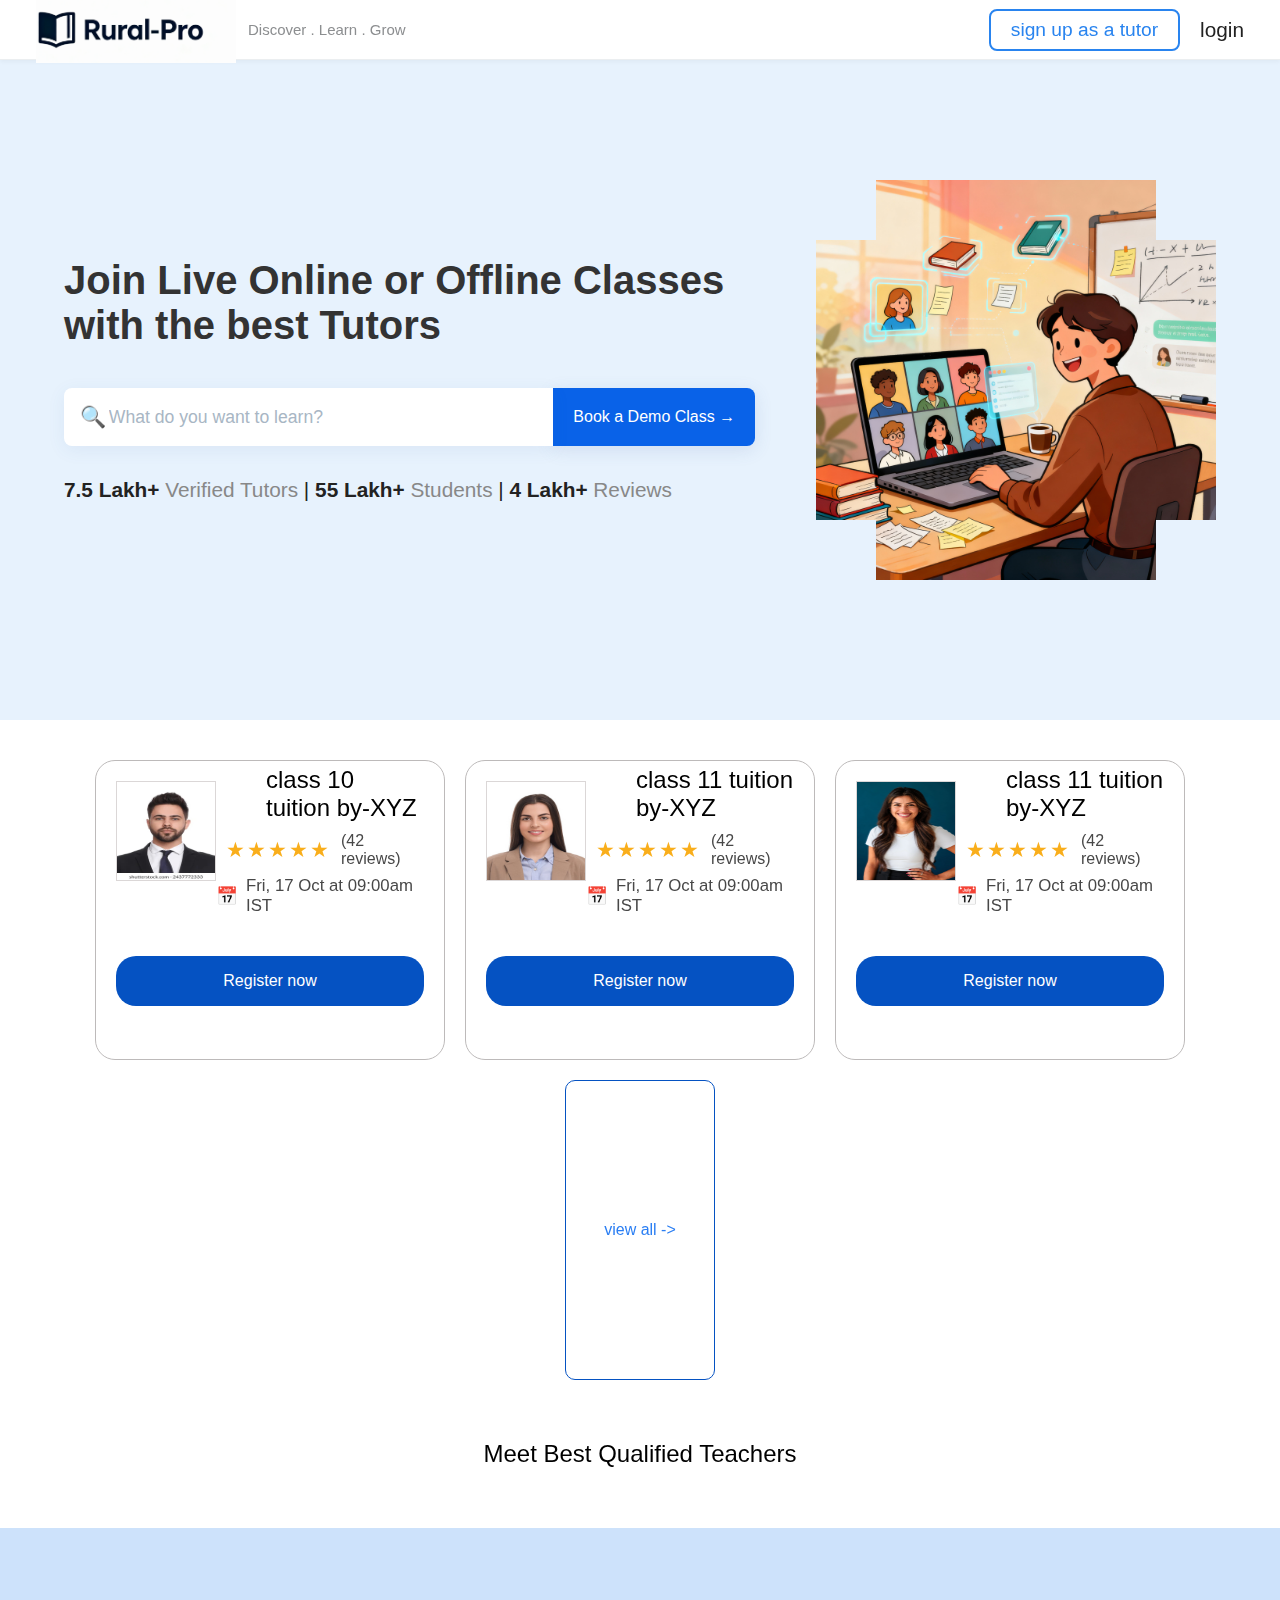
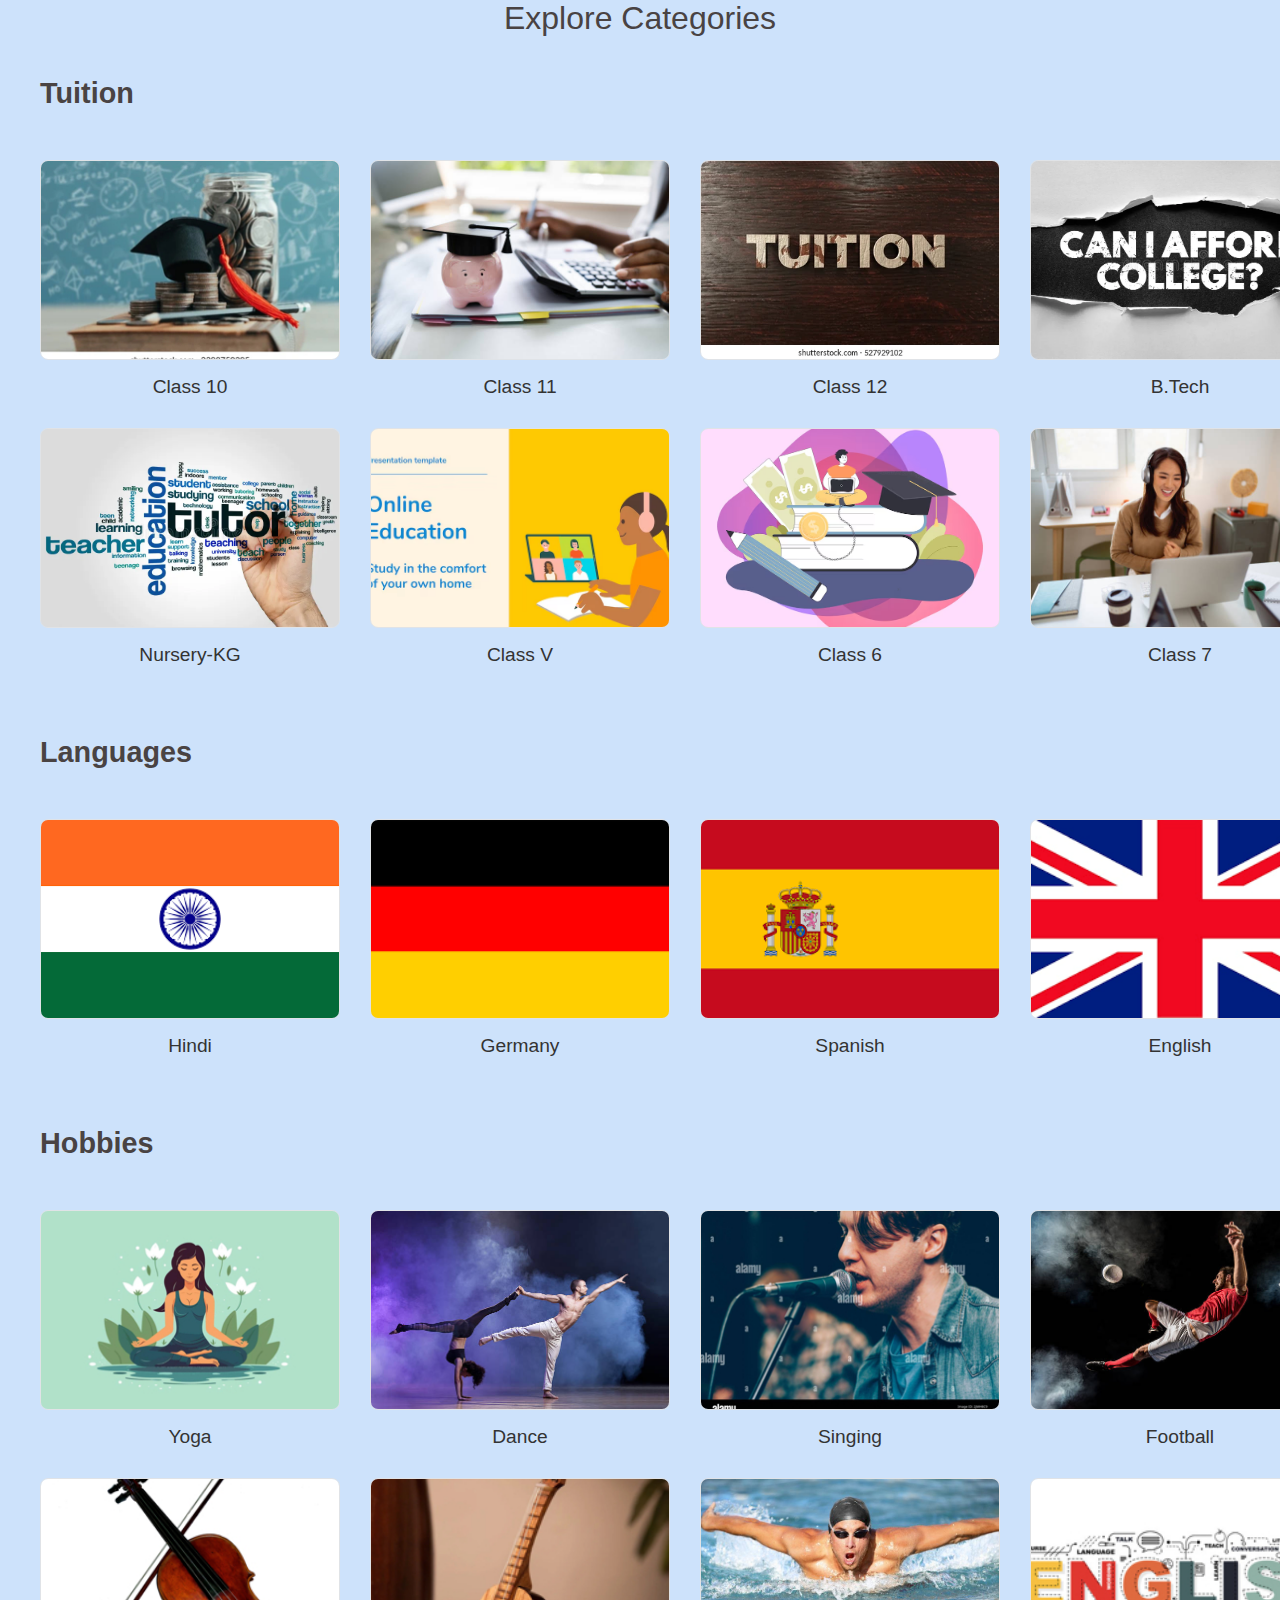
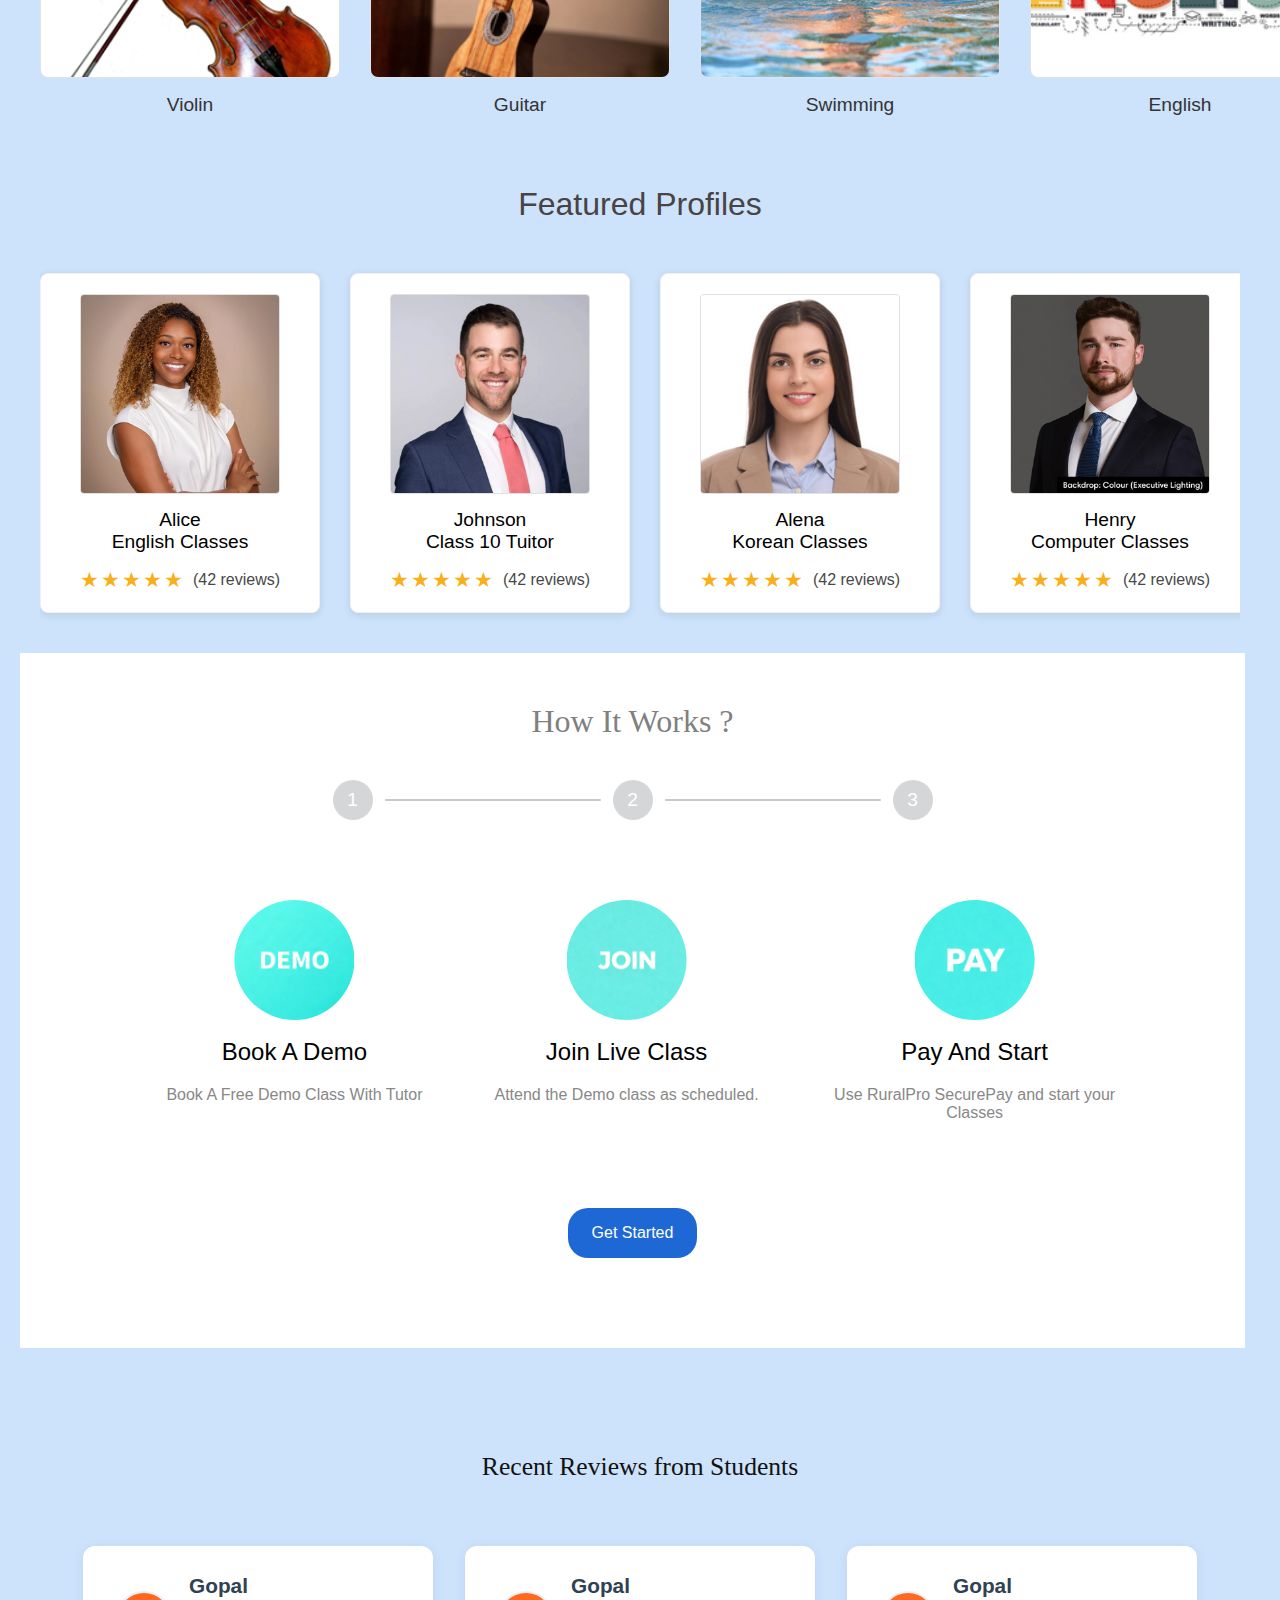
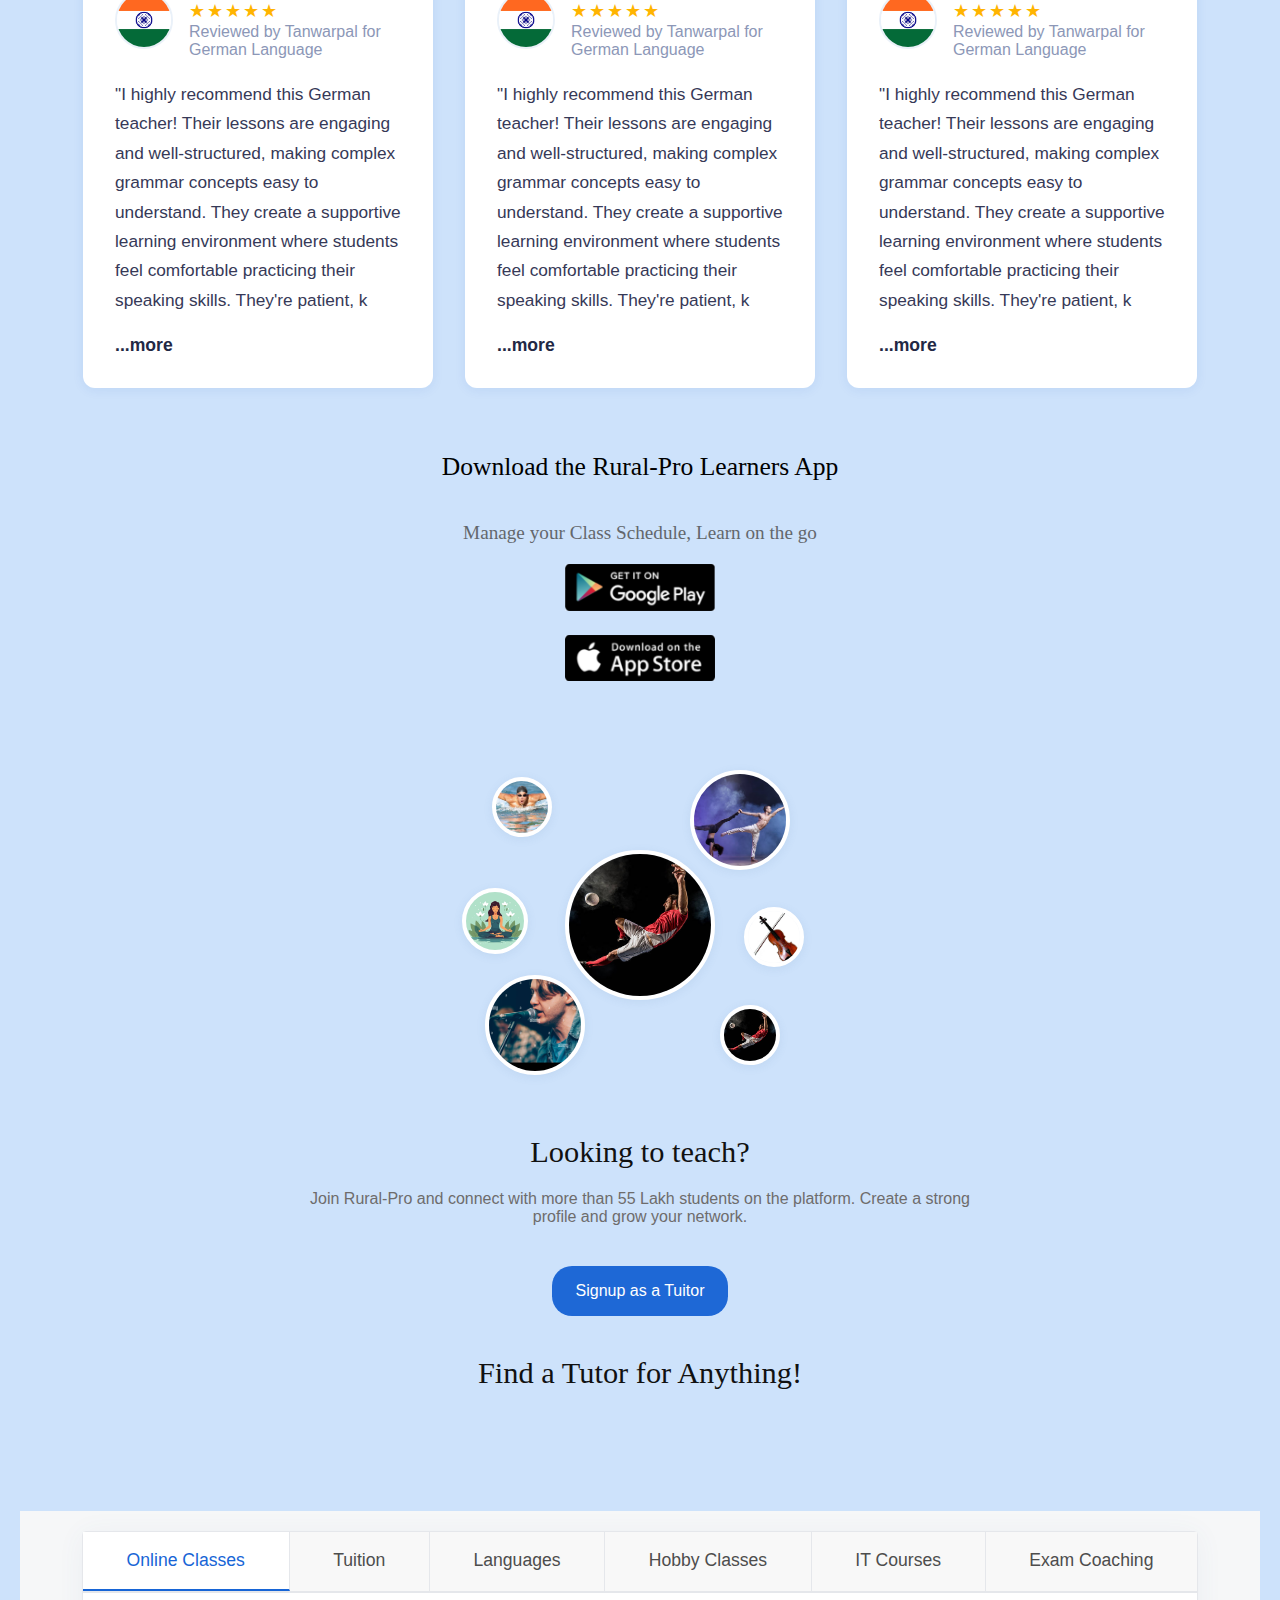
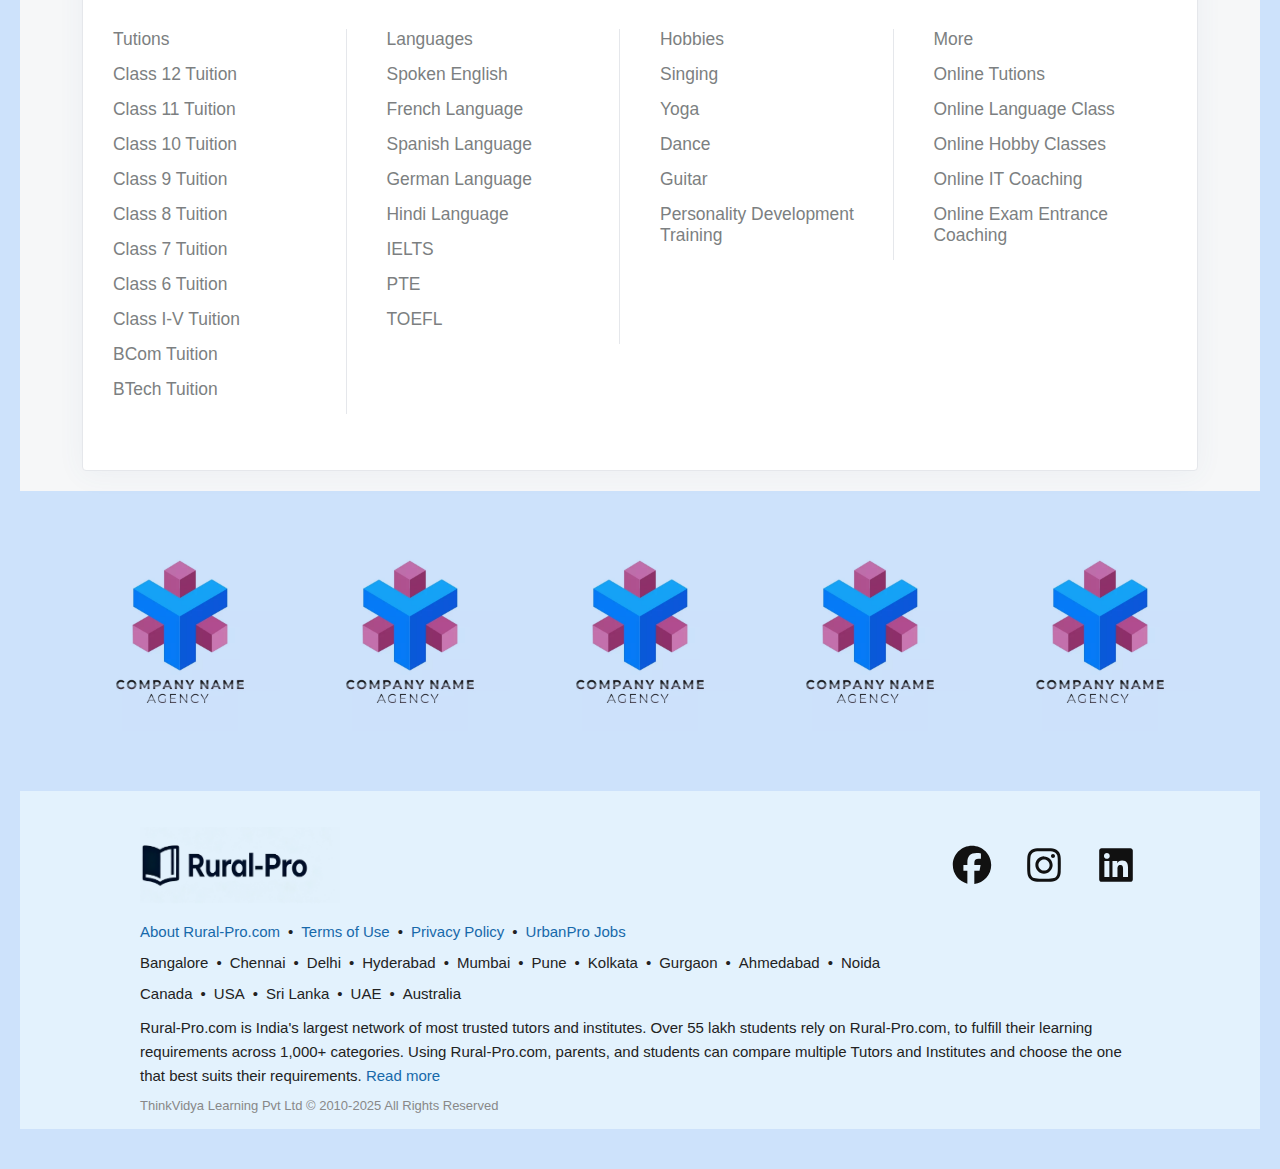
<file: index.html>
<!DOCTYPE html>
<html lang="en">
<head>
    <meta charset="UTF-8">
    <meta name="viewport" content="width=device-width, initial-scale=1.0">
    <title>Document</title>
     <link rel="stylesheet"href="style.css">
</head>
<body>
    <nav class="navbar">
    <div class="logosection">
        <img src="img/logo.png"class="logo ">
    
        
        <div>
            <span class="brand">
                
            </span>
            <span class="tagline">
                Discover . Learn . Grow          </span>
        </div>
    </div>
    <div class="navsection">
        <a href="signup.html" class="signup-btn"> sign up as a tutor </a>
        <a href="login.html" class="login-link "> login </a>
    </div>
    <!-- Hamburger menu icon -->
<div class="hamburger" onclick="toggleSidebar()">
  &#9776;  <!-- Unicode hamburger character -->
</div>

<!-- Side navigation menu -->
<div id="sidebar" class="sidebar">
  <a href="#home" class="active">Home</a>
  <a href="#services">Services</a>
  <a href="#about">About</a>
  <a href="#contact">Contact</a>
  <a href="signup.html">Signup as a tuitor</a>
  <a href="login.html">Login</a>
</div>

    </nav>
  
     <div class="hero-section">
  <div class="hero-content">
    <div class="hero-title">
      Join Live Online or Offline Classes with the best Tutors
    </div>
    <div class="search-container">
      <div class="search-input-box">
        <span class="search-icon">&#128269;</span>
        <input class="search-input" type="text" placeholder="What do you want to learn?">
      </div>
      <button class="demo-button"><a href="login.html">Book a Demo Class &#8594;</a></button>
    </div>
    <div class="hero-stats">
      <span class="stat-bold">7.5 Lakh+</span> <span class="stat-desc">Verified Tutors</span> |
      <span class="stat-bold">55 Lakh+</span> <span class="stat-desc">Students</span> |
      <span class="stat-bold">4 Lakh+</span> <span class="stat-desc">Reviews</span>
    </div>
  </div>
  <img class="hero-image" src="img/lap.png" alt="Online class image">
</div>
<section class="teacher">
  <div class="view">
    <span class="t1">
      <img class="teach1" src="img/t1.jpg" alt="no photo">
      <p>class 10 tuition by-XYZ</p>
      <div class="review-info">
        <div class="stars-reviews">
          <span class="stars">
      &#9733;&#9733;&#9733;&#9733;&#9733;
    </span>
    <span class="review-count">(42 reviews)</span>
  </div>
  <div class="calendar-date">
    <span class="calendar-icon">&#128197;</span>
    <span>Fri, 17 Oct at 09:00am&nbsp; IST</span>
  </div>
</div>

<button class="teach1-btn"> <a href="register.html">Register now</a> </button>
</span>

</div>
<div class="view2">
  <span class="t2">
    <img class="teach2" src="img/t2.jpg" alt="no photo">
    <p>class 11 tuition by-XYZ</p>
    <div class="review-info2">
      <div class="stars-reviews2">
        <span class="stars2">
          &#9733;&#9733;&#9733;&#9733;&#9733;
    </span>
    <span class="review-count2">(42 reviews)</span>
  </div>
  <div class="calendar-date2">
    <span class="calendar-icon2">&#128197;</span>
    <span>Fri, 17 Oct at 09:00am&nbsp; IST</span>
  </div>
</div>

<button class="teach2-btn"><a href="register.html">Register now</a></button>
</span>

</div>
<div class="view2">
  <span class="t2">
    <img class="teach2" src="img/t6.jpg" alt="no photo">
    <p>class 11 tuition by-XYZ</p>
    <div class="review-info2">
      <div class="stars-reviews2">
        <span class="stars2">
          &#9733;&#9733;&#9733;&#9733;&#9733;
    </span>
    <span class="review-count2">(42 reviews)</span>
  </div>
  <div class="calendar-date2">
    <span class="calendar-icon2">&#128197;</span>
    <span>Fri, 17 Oct at 09:00am&nbsp; IST</span>
  </div>
</div>

<button class="teach2-btn"> 
  <a href="register.html">Register now</a></button>
</span>

</div>
<div class="viewall">
  <a href="teachers.html">view all -></a>
</div>
<div class="headline"><p>Meet Best Qualified Teachers</p>
</div>

</section>
<section class="flag1">
  <p>Explore Categories</p>
  
  <h2 class="section-heading">Tuition</h2>
  <div class="tuition">
    <div class="tuition-item">
      <a href="login.html">
        <img class="tuition-img" src="img/tui1.jpg" alt="Class 10">
      </a>
      <span class="tuition-label">Class 10</span>
    </div>
    <div class="tuition-item">
      <a href="login.html">
      <img class="tuition-img" src="img/tui2.jpg" alt="Class 11"></a>
      <span class="tuition-label">Class 11</span>
    </div>
    <div class="tuition-item">
      <a href="login.html">
      <img class="tuition-img" src="img/tui3.webp" alt="Class 12"></a>
      <span class="tuition-label">Class 12</span>
    </div>
    <div class="tuition-item">
      <a href="login.html">
      <img class="tuition-img" src="img/tui4.webp" alt="B.Tech"></a>
      <span class="tuition-label">B.Tech</span>
    </div>
    
    <div class="tuition-item">
      <a href="login.html">
      <img class="tuition-img" src="img/tui5.webp" alt="Nursery-KG"></a>
      <span class="tuition-label">Nursery-KG</span>
    </div>
    <div class="tuition-item">
      <a href="login.html">
      <img class="tuition-img" src="img/tui6.jpg" alt="Class V"></a>
      <span class="tuition-label">Class V</span>
    </div>
    <div class="tuition-item">
      <a href="login.html">
      <img class="tuition-img" src="img/tui7.jpg" alt="Class 6"></a>
      <span class="tuition-label">Class 6</span>
    </div>
    <div class="tuition-item">
      <a href="login.html">
      <img class="tuition-img" src="img/tui8.jpg" alt="Class 7"></a>
      <span class="tuition-label">Class 7</span>
    </div>
  </div>
  
  <h2 class="section-heading">Languages</h2>
  <div class="tuition">
    <div class="tuition-item">
      <a href="login.html">
      <img class="tuition-img" src="img/hindi.png" alt="Hindi"></a>
      <span class="tuition-label">Hindi</span>
    </div>
    <div class="tuition-item">
      <a href="login.html">
      <img class="tuition-img" src="img/germany.png" alt="Germany"></a>
      <span class="tuition-label">Germany</span>
    </div>
    <div class="tuition-item">
      <a href="login.html">
      <img class="tuition-img" src="img/spanish.png" alt="Spanish"></a>
      <span class="tuition-label">Spanish</span>
    </div>
    <div class="tuition-item">
      <a href="login.html">
      <img class="tuition-img" src="img/english.png" alt="English"></a>
      <span class="tuition-label">English</span>
    </div>
  </div>
  
  <h2 class="section-heading">Hobbies</h2>
  <div class="tuition">
    <div class="tuition-item">
      <a href="login.html">
      <img class="tuition-img" src="img/yoga.jpg" alt="Yoga"></a>
      <span class="tuition-label">Yoga</span>
    </div>
    <div class="tuition-item">
      <a href="login.html">
      <img class="tuition-img" src="img/dance.jpg" alt="Dance"></a>
      <span class="tuition-label">Dance</span>
    </div>
    <div class="tuition-item">
      <a href="login.html">
      <img class="tuition-img" src="img/singing.jpg" alt="Singing"></a>
      <span class="tuition-label">Singing</span>
    </div>
    <div class="tuition-item">
      <a href="login.html">
      <img class="tuition-img" src="img/football.jpg" alt="Football"></a>
      <span class="tuition-label">Football</span>
    </div>
    
    <div class="tuition-item">
      <a href="login.html">
      <img class="tuition-img" src="img/violin.jpg" alt="Violin"></a>
      <span class="tuition-label">Violin</span>
    </div>
    <div class="tuition-item">
      <a href="login.html">
      <img class="tuition-img" src="img/guitar.jpg" alt="Guitar"></a>
      <span class="tuition-label">Guitar</span>
    </div>
    <div class="tuition-item">
      <a href="login.html">
      <img class="tuition-img" src="img/swimming.jpeg" alt="Swimming"></a>
      <span class="tuition-label">Swimming</span>
    </div>
    <div class="tuition-item">
      <a href="login.html">
      <img class="tuition-img" src="img/english1.jpg" alt="English"></a>
      <span class="tuition-label">English</span>
    </div>
  </div>
  

  
  <div class="pro">
  <p class="h">Featured Profiles</p>
  
  <div class="profile-carousel-container">
    <div class="profile-carousel-wrapper" id="profileCarousel">
      
      <div class="pro1 active">
        <img class="fp1" src="img/t4.jpg" alt="Teacher photo">
        <p>Alice<br>English Classes</p>
        <div class="stars-reviews3">
          <span class="stars4">&#9733;&#9733;&#9733;&#9733;&#9733;</span>
          <span class="review-count4">(42 reviews)</span>
        </div>
      </div>

      <div class="pro1">
        <img class="fp1" src="img/t5.jpg" alt="Teacher photo">
        <p>Johnson<br>Class 10 Tuitor</p>
        <div class="stars-reviews3">
          <span class="stars4">&#9733;&#9733;&#9733;&#9733;&#9733;</span>
          <span class="review-count4">(42 reviews)</span>
        </div>
      </div>

      <div class="pro1">
        <img class="fp1" src="img/t2.jpg" alt="Teacher photo">
        <p>Alena<br>Korean Classes</p>
        <div class="stars-reviews3">
          <span class="stars4">&#9733;&#9733;&#9733;&#9733;&#9733;</span>
          <span class="review-count4">(42 reviews)</span>
        </div>
      </div>

      <div class="pro1">
        <img class="fp1" src="img/t7.jpg" alt="Teacher photo">
        <p>Henry<br>Computer Classes</p>
        <div class="stars-reviews3">
          <span class="stars4">&#9733;&#9733;&#9733;&#9733;&#9733;</span>
          <span class="review-count4">(42 reviews)</span>
        </div>
      </div>
      <div class="pro1">
        <img class="fp1" src="img/t7.jpg" alt="Teacher photo">
        <p>Henry<br>Computer Classes</p>
        <div class="stars-reviews3">
          <span class="stars4">&#9733;&#9733;&#9733;&#9733;&#9733;</span>
          <span class="review-count4">(42 reviews)</span>
        </div>
      </div>
    </div>
  </div>
  
  
  
  <!-- Navigation arrows (hidden on desktop) -->
  <div class="profile-nav">
    <button class="profile-nav-btn" id="profilePrev">
      <svg viewBox="0 0 24 24"><path d="M15 18l-6-6 6-6"/></svg>
    </button>
    
    <div class="profile-dots" id="profileDots"></div>
    
    <button class="profile-nav-btn" id="profileNext">
      <svg viewBox="0 0 24 24"><path d="M9 6l6 6-6 6"/></svg>
    </button>
  </div>
</div>
    
  </div>
  <div class="how">
    <div class="howp"> How It Works ?</div>
    <!-- HTML -->
  <div class="step-progress">
   <div class="step active">1</div>
   <div class="step-line"></div>
   <div class="step">2</div>
   <div class="step-line"></div>
   <div class="step">3</div>
  </div>
  <div class="demo">
  <div class="demo-group">
    <img class="de" src="img/demo.png">
    <div class="de1"><p>Book A Demo</p></div>
    <div class="de2"><p>Book A Free Demo Class With Tutor</p></div>
  </div>
  <div class="demo-group">
    <img class="de" src="img/join.png">
    <div class="de1"><p>Join Live Class</p></div>
    <div class="de2"><p>Attend the Demo class as scheduled.</p></div>
  </div>
  <div class="demo-group">
    <img class="de" src="img/pay.png">
    <div class="de1"><p>Pay And Start</p></div>
    <div class="de2"><p>Use RuralPro SecurePay and start your Classes</p></div>
  </div>
</div>
 <button class="teach4-btn"><a href="login.html"> Get Started </a></button>
</div><br><br><br>
<div class="review">
  <p>Recent Reviews from Students</p>
  <div class="review-card-container">
    <div class="review-card">
      <div class="review-header">
        <img class="review-avatar" src="img/hindi.png" alt="Gopal">
        <div class="review-header-info">
          <div class="review-name">Gopal</div>
          <div class="review-stars">★★★★★</div>
          <div class="review-byline">Reviewed by Tanwarpal for German Language</div>
        </div>
      </div>
      <div class="review-text">
        "I highly recommend this German teacher! Their lessons are engaging and well-structured, making complex grammar concepts easy to understand. They create a supportive learning environment where students feel comfortable practicing their speaking skills. They're patient, k
      </div>
      <a class="review-more" href="review.html">...more</a>
    </div>
    <div class="review-card">
      <div class="review-header">
        <img class="review-avatar" src="img/hindi.png" alt="Gopal">
        <div class="review-header-info">
          <div class="review-name">Gopal</div>
          <div class="review-stars">★★★★★</div>
          <div class="review-byline">Reviewed by Tanwarpal for German Language</div>
        </div>
      </div>
      <div class="review-text">
        "I highly recommend this German teacher! Their lessons are engaging and well-structured, making complex grammar concepts easy to understand. They create a supportive learning environment where students feel comfortable practicing their speaking skills. They're patient, k
      </div>
      <a class="review-more" href="review.html">...more</a>
    </div>
    <div class="review-card">
      <div class="review-header">
        <img class="review-avatar" src="img/hindi.png" alt="Gopal">
        <div class="review-header-info">
          <div class="review-name">Gopal</div>
          <div class="review-stars">★★★★★</div>
          <div class="review-byline">Reviewed by Tanwarpal for German Language</div>
        </div>
      </div>
      <div class="review-text">
        "I highly recommend this German teacher! Their lessons are engaging and well-structured, making complex grammar concepts easy to understand. They create a supportive learning environment where students feel comfortable practicing their speaking skills. They're patient, k
      </div>
      <a class="review-more" href="review.html">...more</a>
    </div>
    </div>
   
 <div class="down">
  Download the Rural-Pro Learners App

 </div>
 
 <div class="down1">
  Manage your Class Schedule, Learn on the go
 </div>
 <div class="play">
  <a href="https://play.google.com/store/games?hl=en_IN">
  <img src="img/play.png" ></a>
 </div>
  
 <div class="apple">
  <img src="img/apple.png">
 </div>
  <!-- HTML: use actual image URLs for src -->
<div class="bubble-group">
  <div class="bubble center"><img src="img/football.jpg" alt=""></div>
  <div class="bubble b1"><img src="img/dance.jpg" alt=""></div>
  <div class="bubble b2"><img src="img/singing.jpg" alt=""></div>
  <div class="bubble b3"><img src="img/swimming.jpeg" alt=""></div>
  <div class="bubble b4"><img src="img/football.jpg" alt=""></div>
  <div class="bubble b5"><img src="img/yoga.jpg" alt=""></div>
  <div class="bubble b6"><img src="img/violin.jpg" alt=""></div>
</div>
<div class="look">Looking to teach?</div>
<div class="j">Join Rural-Pro and connect with more than 55 Lakh students on the platform. Create a strong profile and grow your network.</div>
 <button class="teach5-btn"> <a href="signup.html"> Signup as a Tuitor </a></button>
<div class="find">Find a Tutor for Anything!</div>
</div>
<!-- HTML -->
<div class="mega-navbar-bg">
  <div class="mega-navbar">
    <div class="mega-nav-tabs">
      <div class="mega-nav-tab active" onclick="showMenu(0)">Online Classes</div>
      <div class="mega-nav-tab" onclick="showMenu(1)">Tuition</div>
      <div class="mega-nav-tab" onclick="showMenu(2)">Languages</div>
      <div class="mega-nav-tab" onclick="showMenu(3)">Hobby Classes</div>
      <div class="mega-nav-tab" onclick="showMenu(4)">IT Courses</div>
      <div class="mega-nav-tab" onclick="showMenu(5)">Exam Coaching</div>
    </div>
    <!-- Mega menu dropdowns -->
    <div class="mega-drop-group">
      <!-- Online Classes -->
      <div class="mega-drop" style="display:flex;">
        <div class="mega-col">
          <div class="mega-col-title">Tutions</div>
          <div>Class 12 Tuition</div>
          <div>Class 11 Tuition</div>
          <div>Class 10 Tuition</div>
          <div>Class 9 Tuition</div>
          <div>Class 8 Tuition</div>
          <div>Class 7 Tuition</div>
          <div>Class 6 Tuition</div>
          <div>Class I-V Tuition</div>
          <div>BCom Tuition</div>
          <div>BTech Tuition</div>
        </div>
        <div class="mega-col">
          <div class="mega-col-title">Languages</div>
          <div>Spoken English</div>
          <div>French Language</div>
          <div>Spanish Language</div>
          <div>German Language</div>
          <div>Hindi Language</div>
          <div style="margin-top:12px;">IELTS</div>
          <div>PTE</div>
          <div>TOEFL</div>
        </div>
        <div class="mega-col">
          <div class="mega-col-title">Hobbies</div>
          <div>Singing</div>
          <div>Yoga</div>
          <div>Dance</div>
          <div>Guitar</div>
          <div>Personality Development Training</div>
        </div>
        <div class="mega-col">
          <div class="mega-col-title">More</div>
          <div>Online Tutions</div>
          <div>Online Language Class</div>
          <div>Online Hobby Classes</div>
          <div>Online IT Coaching</div>
          <div>Online Exam Entrance Coaching</div>
        </div>
      </div>
      <!-- Tuition -->
      <div class="mega-drop">
        <div class="mega-col">
          <div class="mega-col-title">School</div>
          <div>Class 12 Tuition</div>
          <div>Class 11 Tuition</div>
          <div>Class 10 Tuition</div>
          <div>Class 9 Tuition</div>
          <div>Class 8 Tuition</div>
          <div>Class 7 Tuition</div>
          <div>Class 6 Tuition</div>
          <div>Class 1 to 5 Tuition</div>
          <div>Nursery-KG Tuition</div>
        </div>
        <div class="mega-col">
          <div class="mega-col-title">College</div>
          <div>BTech Tuition</div>
          <div>BCom Tuition</div>
          <div>Engineering Diploma Tuition</div>
          <div>BBA Tuition</div>
          <div>BSc Tuition</div>
        </div>
        <div class="mega-col">
          <div class="mega-col-title">Subject</div>
          <div>Mathematics</div>
          <div>English</div>
          <div>Science</div>
          <div>Physics</div>
          <div>Hindi</div>
        </div>
        <div class="mega-col">
          <div class="mega-col-title">More</div>
          <div>All Tuitions</div>
          <div>Online Tuitions</div>
          <div>NCERT Solutions <span class="new-flag">New</span></div>
          <div>CBSE Syllabus <span class="new-flag">New</span></div>
        </div>
      </div>
      <!-- Languages -->
      <div class="mega-drop">
        <div class="mega-col">
          <div class="mega-col-title">Foreign Languages</div>
          <div>Spoken English</div>
          <div>German Language</div>
          <div>French Language</div>
          <div>Spanish Language</div>
          <div>Japanese Language</div>
        </div>
        <div class="mega-col">
          <div class="mega-col-title">Indian Languages</div>
          <div>Hindi Language</div>
          <div>Kannada Language</div>
          <div>Tamil Language</div>
          <div>Telugu Language</div>
          <div>Marathi Speaking</div>
        </div>
        <div class="mega-col">
          <div class="mega-col-title">Other Languages</div>
          <div>Chinese Language</div>
          <div>Arabic Language</div>
          <div>Russian Language</div>
          <div>Italian Language</div>
          <div>Sanskrit Language</div>
        </div>
        <div class="mega-col">
          <div class="mega-col-title">More</div>
          <div>All Languages</div>
        </div>
      </div>
      <!-- Hobby Classes -->
      <div class="mega-drop">
        <div class="mega-col">
          <div class="mega-col-title">Dance & Music</div>
          <div>Dance</div>
          <div>Hindustani Music</div>
          <div>Guitar</div>
          <div>Carnatic Music</div>
          <div>Keyboard</div>
        </div>
        <div class="mega-col">
          <div class="mega-col-title">Hobbies</div>
          <div>Yoga</div>
          <div>Cooking</div>
          <div>Photography</div>
          <div>Drawing</div>
          <div>Painting</div>
        </div>
        <div class="mega-col">
          <div class="mega-col-title">Other Hobbies</div>
          <div>Singing</div>
          <div>Violin</div>
          <div>Piano</div>
          <div>Makeup</div>
          <div>Handwriting</div>
        </div>
        <div class="mega-col">
          <div class="mega-col-title">More</div>
          <div>All Hobby Classes</div>
        </div>
      </div>
      <!-- IT Courses -->
      <div class="mega-drop">
        <div class="mega-col">
          <div class="mega-col-title">Programming Languages</div>
          <div>Python Training</div>
          <div>Java Training</div>
          <div>.Net Training</div>
          <div>C++ Language</div>
          <div>C Language</div>
        </div>
        <div class="mega-col">
          <div class="mega-col-title">IT Training</div>
          <div>Microsoft Excel Training</div>
          <div>SAP</div>
          <div>Selenium</div>
          <div>Angular.JS</div>
          <div>Amazon Web Services</div>
        </div>
        <div class="mega-col">
          <div class="mega-col-title">Other IT Courses</div>
          <div>PHP</div>
          <div>Java Script Training</div>
          <div>Adobe Photoshop Training</div>
          <div>DevOps Training</div>
          <div>Data Science</div>
        </div>
        <div class="mega-col">
          <div class="mega-col-title">More</div>
          <div>All IT Courses</div>
          <div>Software Training <br>Institutes</div>
        </div>
      </div>
      <!-- Exam Coaching -->
      <div class="mega-drop">
        <div class="mega-col">
          <div class="mega-col-title">Study Abroad</div>
          <div>IELTS Coaching</div>
          <div>PTE Academic Exam Coaching</div>
          <div>GRE Coaching</div>
          <div>GMAT Coaching</div>
          <div>TOEFL Coaching</div>
        </div>
        <div class="mega-col">
          <div class="mega-col-title">Study in India</div>
          <div>Engineering Entrance Coaching</div>
          <div>CA Coaching</div>
          <div>MBA Entrance Coaching</div>
          <div>Medical Entrance Coaching</div>
          <div>CET Coaching</div>
        </div>
        <div class="mega-col">
          <div class="mega-col-title">Other Exams</div>
          <div>IBPS Exam Coaching</div>
          <div>UPSC Exams Coaching</div>
          <div>Staff Selection Commission Exam</div>
          <div>Bank Clerical Exam Coaching</div>
          <div>UGC NET Exam Coaching</div>
        </div>
        <div class="mega-col">
          <div class="mega-col-title">More</div>
          <div>All Exam Coaching <br>Classes</div>
        </div>
      </div>
    </div>
  </div>
</div>
<div class="company">
  <img class="comp" src="img/comp.webp" alt="">
  <img class="comp" src="img/comp.webp" alt="">
  <img class="comp" src="img/comp.webp" alt="">
  <img class="comp" src="img/comp.webp" alt="">
  <img class="comp" src="img/comp.webp" alt="">
  
  
</div>


<footer class="rural-pro-footer">
  <div class="footer-content">
    <div class="footer-top">
      <img src="img/logo.png" alt="Rural-Pro Logo" class="footer-logo">
    <span class="footer-social">
      <a href="https://facebook.com" target="_blank" rel="noopener">
        <svg xmlns="http://www.w3.org/2000/svg" viewBox="0 0 640 640">
          <path d="M576 320C576 178.6 461.4 64 320 64C178.6 64 64 178.6 64 320C64 440 146.7 540.8 258.2 568.5L258.2 398.2L205.4 398.2L205.4 320L258.2 320L258.2 286.3C258.2 199.2 297.6 158.8 383.2 158.8C399.4 158.8 427.4 162 438.9 165.2L438.9 236C432.9 235.4 422.4 235 409.3 235C367.3 235 351.1 250.9 351.1 292.2L351.1 320L434.7 320L420.3 398.2L351 398.2L351 574.1C477.8 558.8 576 450.9 576 320z"/>
        </svg>
      </a>
      <a href="https://twitter.com" target="_blank" rel="noopener">
        <svg xmlns="http://www.w3.org/2000/svg" viewBox="0 0 640 640">
          <path d="M320.3 205C256.8 204.8 205.2 256.2 205 319.7C204.8 383.2 256.2 434.8 319.7 435C383.2 435.2 434.8 383.8 435 320.3C435.2 256.8 383.8 205.2 320.3 205zM319.7 245.4C360.9 245.2 394.4 278.5 394.6 319.7C394.8 360.9 361.5 394.4 320.3 394.6C279.1 394.8 245.6 361.5 245.4 320.3C245.2 279.1 278.5 245.6 319.7 245.4zM413.1 200.3C413.1 185.5 425.1 173.5 439.9 173.5C454.7 173.5 466.7 185.5 466.7 200.3C466.7 215.1 454.7 227.1 439.9 227.1C425.1 227.1 413.1 215.1 413.1 200.3zM542.8 227.5C541.1 191.6 532.9 159.8 506.6 133.6C480.4 107.4 448.6 99.2 412.7 97.4C375.7 95.3 264.8 95.3 227.8 97.4C192 99.1 160.2 107.3 133.9 133.5C107.6 159.7 99.5 191.5 97.7 227.4C95.6 264.4 95.6 375.3 97.7 412.3C99.4 448.2 107.6 480 133.9 506.2C160.2 532.4 191.9 540.6 227.8 542.4C264.8 544.5 375.7 544.5 412.7 542.4C448.6 540.7 480.4 532.5 506.6 506.2C532.8 480 541 448.2 542.8 412.3C544.9 375.3 544.9 264.5 542.8 227.5zM495 452C487.2 471.6 472.1 486.7 452.4 494.6C422.9 506.3 352.9 503.6 320.3 503.6C287.7 503.6 217.6 506.2 188.2 494.6C168.6 486.8 153.5 471.7 145.6 452C133.9 422.5 136.6 352.5 136.6 319.9C136.6 287.3 134 217.2 145.6 187.8C153.4 168.2 168.5 153.1 188.2 145.2C217.7 133.5 287.7 136.2 320.3 136.2C352.9 136.2 423 133.6 452.4 145.2C472 153 487.1 168.1 495 187.8C506.7 217.3 504 287.3 504 319.9C504 352.5 506.7 422.6 495 452z"/>
        </svg>
      </a>
      <a href="https://instagram.com" target="_blank" rel="noopener">
        <svg xmlns="http://www.w3.org/2000/svg" viewBox="0 0 640 640"><path d="M512 96L127.9 96C110.3 96 96 110.5 96 128.3L96 511.7C96 529.5 110.3 544 127.9 544L512 544C529.6 544 544 529.5 544 511.7L544 128.3C544 110.5 529.6 96 512 96zM231.4 480L165 480L165 266.2L231.5 266.2L231.5 480L231.4 480zM198.2 160C219.5 160 236.7 177.2 236.7 198.5C236.7 219.8 219.5 237 198.2 237C176.9 237 159.7 219.8 159.7 198.5C159.7 177.2 176.9 160 198.2 160zM480.3 480L413.9 480L413.9 376C413.9 351.2 413.4 319.3 379.4 319.3C344.8 319.3 339.5 346.3 339.5 374.2L339.5 480L273.1 480L273.1 266.2L336.8 266.2L336.8 295.4L337.7 295.4C346.6 278.6 368.3 260.9 400.6 260.9C467.8 260.9 480.3 305.2 480.3 362.8L480.3 480z"/></svg>
      </a>
    </span>


    </div>
    <div class="footer-links">
      <a href="#">About Rural-Pro.com</a>
      <span>•</span>
      <a href="#">Terms of Use</a>
      <span>•</span>
      <a href="#">Privacy Policy</a>
      <span>•</span>
      <a href="#">UrbanPro Jobs</a>
    </div>
    <div class="footer-cities">
      Bangalore <span>•</span>
      Chennai <span>•</span>
      Delhi <span>•</span>
      Hyderabad <span>•</span>
      Mumbai <span>•</span>
      Pune <span>•</span>
      Kolkata <span>•</span>
      Gurgaon <span>•</span>
      Ahmedabad <span>•</span>
      Noida
    </div>
    <div class="footer-countries">
      Canada <span>•</span>
      USA <span>•</span>
      Sri Lanka <span>•</span>
      UAE <span>•</span>
      Australia
    </div>
    <div class="footer-description">
      Rural-Pro.com is India's largest network of most trusted tutors and institutes. Over 55 lakh students rely on Rural-Pro.com, to fulfill their learning requirements across 1,000+ categories. Using Rural-Pro.com, parents, and students can compare multiple Tutors and Institutes and choose the one that best suits their requirements. <a href="#">Read more</a>
    </div>
    <div class="footer-bottom">
      ThinkVidya Learning Pvt Ltd © 2010-2025 All Rights Reserved
    </div>
  </div>
</footer>

</section>

<script src="app.js"> </script>
</body>
</html>
</file>
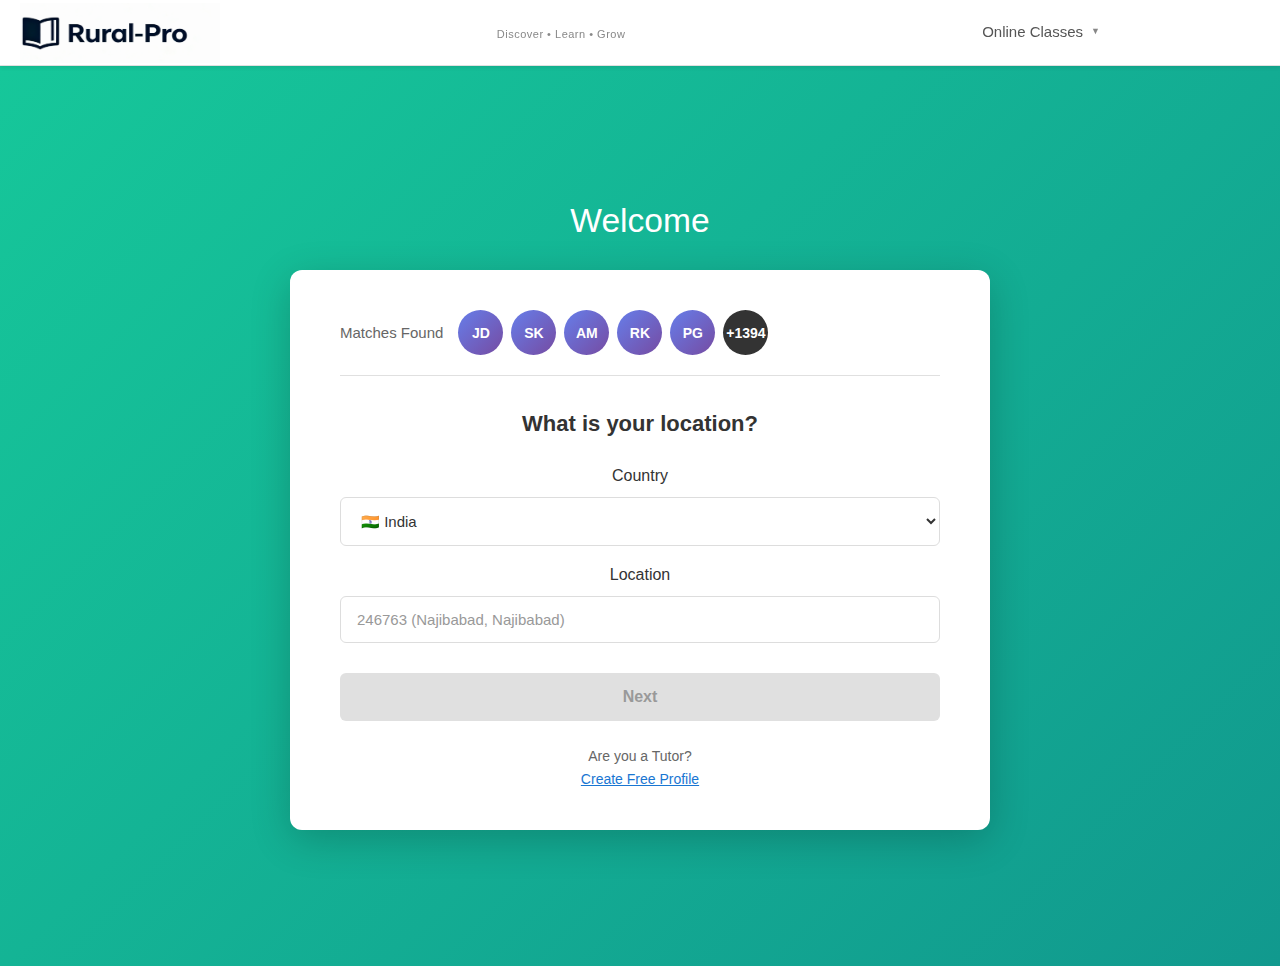
<file: login.html>
<!DOCTYPE html>
<html lang="en">
<head>
<meta charset="UTF-8">
<meta name="viewport" content="width=device-width, initial-scale=1.0">
<title>UrbanPro - Online Learning Platform</title>
<style>
    * { margin: 0; padding: 0; box-sizing: border-box; }
    body {
         font-family: -apple-system, BlinkMacSystemFont, 'Segoe UI', Roboto, 'Helvetica Neue', Arial, sans-serif; 
         background: #f5f5f5;
         overflow-x: hidden; }

    .navbar {
         background: white; 
         box-shadow: 0 2px 4px rgba(0,0,0,0.08); 
         position: sticky; 
         top: 0;
          z-index: 1000; 
          border-bottom: 1px solid #e0e0e0; }
    .nav-container {
         max-width: 1400px;
          margin: 0 auto;
           display: flex; 
           align-items: center;
            justify-content: space-between; 
            padding: 0 20px; 
            height: 65px; }
    .logo {
         display: flex; 
         align-items: center;
          gap: 10px;
           text-decoration: none; 
           width:200px; 
           height: 60px; }
    .logo-tagline { 
        font-size: 11px; 
        color: #888; 
        letter-spacing: 0.5px; 
        margin-top: 2px;
        padding: 0;
        position: relative;
        right: 100px;
     }
    .nav-menu { 
         display: flex;
         position: relative;
         right: 140px;
         list-style: none; 
         gap: 0;
         align-items: center;
         margin: 0; }
    .nav-item { 
        position: relative; }
    .nav-link {
         display: flex; 
         align-items: center; 
         gap: 5px;
          padding: 22px 20px; 
          color: #555; 
          text-decoration: none;
           font-size: 15px;
            font-weight: 500; 
            transition: all 0.2s; 
            border-bottom: 3px solid transparent; }
    .nav-link:hover, .nav-link.active { 
        color: #00bcd4; 
        border-bottom-color: #00bcd4; }
    .nav-link::after { 
        content: '▼'; 
        font-size: 9px; 
        margin-left: 3px; 
        opacity: 0.7;}
    .mega-menu {
         position: absolute; 
         top: 100%;
          background: white;
           box-shadow: 0 4px 12px rgba(0,0,0,0.15); 
           opacity: 0; 
           visibility: hidden; 
           transition: all 0.3s; 
           z-index: 999; 
           min-width: 720px; 
           max-width: 850px; 
           border-top: 3px solid #00bcd4; }
    .nav-item:hover .mega-menu { 
        opacity: 1; 
        visibility: visible;}
    .nav-item:nth-child(1) .mega-menu, .nav-item:nth-child(2) .mega-menu, .nav-item:nth-child(3) .mega-menu { 
        left: 0; 
        right: auto; }
    .nav-item:nth-last-child(-n+3) .mega-menu { 
        right: 0;
        left: auto; }
    .mega-content { 
        padding: 40px 50px; 
        display: grid; 
        grid-template-columns: repeat(4,1fr); 
        gap: 40px;}
    .mega-column h3 { 
        font-size: 15px;
         color: #333; 
         margin-bottom: 25px; 
         font-weight: 600;}
    .mega-column ul {
         list-style: none;}
    .mega-column li {
         margin-bottom: 15px;}
    .mega-column a { 
        color: #666; 
        text-decoration: none; 
        font-size: 14px; 
        transition: color 0.2s; 
        display: inline-block;}
    .mega-column a:hover {
         color: #00bcd4;}
   
    .hero-section {
         background: linear-gradient(135deg,#16c79a 0%,#11998e 100%); 
         padding: 80px 20px; 
         color: white; 
         min-height: 100vh; 
         display: flex; 
         align-items: center; 
         justify-content: center; }
    
    .hero-container { 
        max-width: 800px; 
        margin: 0 auto; 
        width: 100%; 
        display: flex; 
        justify-content: center;}
    
    .hero-content { 
        display: flex; 
        flex-direction: column; 
        align-items: center; 
        text-align: center; 
        width: 100%;}
    
    #displayArea {
         font-size: 2.1rem; 
         background: none; 
         color: #fff;
         margin-bottom:30px;
         font-weight: 500;}
    
    .form-container { 
        background: white;
        padding: 40px 50px; 
        border-radius: 12px;
        box-shadow: 0 10px 40px rgba(0,0,0,0.2); 
        width: 100%;
        max-width: 700px;
        min-height: 500px;
        position: relative;}
    
    .back-button {
        position: absolute;
        top: 20px;
        left: 20px;
        width: 40px;
        height: 40px;
        border-radius: 50%;
        background: #16c79a;
        border: none;
        color: white;
        font-size: 20px;
        cursor: pointer;
        display: none;
        align-items: center;
        justify-content: center;
        transition: all 0.3s;}
    
    .back-button:hover {
        background: #11998e;
        transform: scale(1.1);}
    
    .step {
        display: none;
        animation: fadeIn 0.5s;}
    
    .step.active {
        display: block;}
    
    @keyframes fadeIn {
        from { opacity: 0; transform: translateX(20px); }
        to { opacity: 1; transform: translateX(0); }}
    
    .form-title {
        font-size: 22px;
        color: #333;
        margin-bottom: 30px;
        font-weight: 600;
        text-align: center;}
    
    .matches-section {
        display: flex;
        align-items: center;
        gap: 15px;
        margin-bottom: 35px;
        padding-bottom: 20px;
        border-bottom: 1px solid #e0e0e0;}
    
    .matches-label {
        color: #666;
        font-size: 15px;
        font-weight: 500;}
    
    .avatar-list {
        display: flex;
        gap: 8px;}
    
    .avatar {
        width: 45px;
        height: 45px;
        border-radius: 50%;
        background: linear-gradient(135deg, #667eea 0%, #764ba2 100%);
        display: flex;
        align-items: center;
        justify-content: center;
        color: white;
        font-weight: bold;
        font-size: 14px;}
    
    .more-count {
        background: #333;}
    
    .form-label { 
        font-size: 16px; 
        color: #333; 
        margin-bottom: 12px; 
        display: block;
        font-weight: 500;}
    
    .country-select, .location-input { 
        width: 100%; 
        padding: 14px 16px;
        border: 1px solid #ddd; 
        border-radius: 6px; 
        font-size: 15px;
        margin-bottom: 20px;
        outline: none; 
        background: white; 
        color: #333;
        cursor: pointer;}
    
    .country-select:focus, .location-input:focus {
        border-color: #16c79a;}
    
    .location-input::placeholder {
        color: #999;}
    
    .checkbox-list {
        margin-bottom: 25px;
        max-height: 350px;
        overflow-y: auto;}
    
    .checkbox-item {
        display: flex;
        align-items: flex-start;
        padding: 15px;
        border: 1px solid #e0e0e0;
        border-radius: 8px;
        margin-bottom: 12px;
        cursor: pointer;
        transition: all 0.3s;}
    
    .checkbox-item:hover {
        border-color: #16c79a;
        background: #f0fff9;}
    
    .checkbox-item input[type="checkbox"] {
        width: 20px;
        height: 20px;
        margin-right: 15px;
        cursor: pointer;
        accent-color: #16c79a;
        flex-shrink: 0;}
    
    .checkbox-content {
        flex: 1;}
    
    .checkbox-title {
        font-size: 15px;
        color: #333;
        font-weight: 500;
        margin-bottom: 8px;}
    
    .checkbox-subtitle {
        font-size: 13px;
        color: #666;
        display: flex;
        align-items: center;
        gap: 15px;
        flex-wrap: wrap;}
    
    .checkbox-subtitle span {
        display: flex;
        align-items: center;
        gap: 5px;}
    
    .checkbox-subtitle span::before {
        content: '✓';
        color: #16c79a;}
    
    .no-tutors {
        color: #ff4444;
        font-size: 13px;
        display: flex;
        align-items: center;
        gap: 5px;}
    
    .no-tutors::before {
        content: '⚠';
        color: #ff4444;}
    
    .radio-list {
        margin-bottom: 25px;}
    
    .radio-item {
        display: flex;
        align-items: center;
        padding: 15px;
        border: 1px solid #e0e0e0;
        border-radius: 8px;
        margin-bottom: 12px;
        cursor: pointer;
        transition: all 0.3s;}
    
    .radio-item:hover {
        border-color: #16c79a;}
    
    .radio-item input[type="radio"] {
        width: 20px;
        height: 20px;
        margin-right: 15px;
        cursor: pointer;
        accent-color: #16c79a;}
    
    .radio-label {
        font-size: 15px;
        color: #333;}
    
    .form-input {
        width: 100%;
        padding: 14px 16px;
        border: 1px solid #ddd;
        border-radius: 6px;
        font-size: 15px;
        margin-bottom: 18px;
        outline: none;
        transition: border 0.3s;}
    
    .form-input:focus {
        border-color: #16c79a;}
    
    .form-input::placeholder {
        color: #999;}
    
    .phone-group {
        display: flex;
        gap: 10px;
        margin-bottom: 18px;}
    
    .phone-select {
        width: 140px;}
    
    .phone-input {
        flex: 1;}
    
    .toggle-container {
        display: flex;
        align-items: center;
        justify-content: space-between;
        margin-bottom: 25px;
        padding: 15px;
        background: #f8f9fa;
        border-radius: 8px;}
    
    .toggle-label {
        font-size: 14px;
        color: #666;
        flex: 1;
        margin-right: 15px;}
    
    .toggle-switch {
        position: relative;
        width: 50px;
        height: 26px;
        background: #ccc;
        border-radius: 26px;
        cursor: pointer;
        transition: background 0.3s;
        flex-shrink: 0;}
    
    .toggle-switch input {
        display: none;}
    
    .toggle-switch.active {
        background: #16c79a;}
    
    .toggle-slider {
        position: absolute;
        top: 3px;
        left: 3px;
        width: 20px;
        height: 20px;
        background: white;
        border-radius: 50%;
        transition: transform 0.3s;}
    
    .toggle-switch.active .toggle-slider {
        transform: translateX(24px);}
    
    .next-btn {
         width: 100%; 
         padding: 15px; 
         background: #e0e0e0; 
         color: #999; 
         border: none; 
         border-radius: 6px; 
         font-size: 16px; 
         font-weight: 600; 
         cursor: not-allowed; 
         transition: all 0.3s;
         margin-top: 10px;}
    
    .next-btn.active { 
        background: #1976D2; 
        color: white; 
        cursor: pointer;}
    
    .next-btn.active:hover {
        background: #1565C0;}
    
    .continue-btn {
        width: 100%;
        padding: 15px;
        background: #1976D2;
        color: white;
        border: none;
        border-radius: 6px;
        font-size: 16px;
        font-weight: 600;
        cursor: pointer;
        transition: all 0.3s;
        margin-top: 10px;}
    
    .continue-btn:hover {
        background: #1565C0;}
    .continue-btn:hover a{
        text-decoration: none;
        color: white;
    }
    
    .tutor-link { 
        text-align: center; 
        margin-top: 24px; 
        color: #666; 
        font-size: 14px;
        line-height: 1.6;}
    
    .tutor-link a {
         color: #1976D2; 
         text-decoration: underline; 
         font-weight: 500;}
    
    .tutor-link a:hover { 
        color: #1565C0;}
    
    .terms-text {
        text-align: center;
        font-size: 13px;
        color: #666;
        margin-top: 20px;}
    
    .terms-text a {
        color: #1976D2;
        text-decoration: none;}
    
    @media (max-width:1050px) { 
        .mega-content{
            grid-template-columns:repeat(2,1fr); 
            padding:30px;}
        .mega-menu{
            min-width:400px;}}
    
    @media (max-width:768px) {
        .nav-menu { display: none;}
        .hero-section {padding: 35px 12px;}
        .form-container { padding: 30px 20px; min-height: auto;}
        #displayArea { font-size:1.5rem;}}
</style>
</head>
<body>
<nav class="navbar">
    <div class="nav-container">
        <a href="#" class="logo">
            <img src="img/logo.png" style="width: 200px; height: 60px;" alt="UrbanPro">
        </a>
        <span class="logo-tagline">Discover • Learn • Grow</span>
        <ul class="nav-menu">
            <li class="nav-item">
                <a href="#" class="nav-link">Online Classes</a>
                <div class="mega-menu">
                    <div class="mega-content">
                        <div class="mega-column">
                            <h3>Tuitions</h3>
                            <ul>
                                <li><a href="#" onclick="showText('Class 12 Tuition'); return false;">Class 12 Tuition</a></li>
                                <li><a href="#" onclick="showText('PHP'); return false;">PHP</a></li>
                            </ul>
                        </div>
                        <div class="mega-column">
                            <h3>Languages</h3>
                            <ul>
                                <li><a href="#" onclick="showText('Spoken English'); return false;">Spoken English</a></li>
                            </ul>
                        </div>
                        <div class="mega-column">
                            <h3>Hobbies</h3>
                            <ul>
                                <li><a href="#" onclick="showText('Yoga'); return false;">Yoga</a></li>
                            </ul>
                        </div>
                        <div class="mega-column">
                            <h3>More</h3>
                            <ul>
                                <li><a href="#" onclick="showText('All Classes'); return false;">All Classes</a></li>
                            </ul>
                        </div>
                    </div>
                </div>
            </li>
        </ul>
    </div>
</nav>

<section class="hero-section"> 
    <div class="hero-container">
        <div class="hero-content">
            <div id="displayArea">Welcome</div>
            <div class="form-container">
                <button class="back-button" id="backBtn" onclick="previousStep()">←</button>
                
                <!-- Step 1 -->
                <div class="step active" id="step1">
                    <div class="matches-section">
                        <span class="matches-label">Matches Found</span>
                        <div class="avatar-list">
                            <div class="avatar">JD</div>
                            <div class="avatar">SK</div>
                            <div class="avatar">AM</div>
                            <div class="avatar">RK</div>
                            <div class="avatar">PG</div>
                            <div class="avatar more-count">+1394</div>
                        </div>
                    </div>
                    
                    <h2 class="form-title">What is your location?</h2>
                    <label class="form-label">Country</label>
                    <select class="country-select">
                        <option>🇮🇳 India</option>
                        <option>🇺🇸 USA</option>
                    </select>
                    <label class="form-label">Location</label>
                    <input type="text" class="location-input" placeholder="246763 (Najibabad, Najibabad)" id="locationInput" oninput="checkStep1()">
                    <button class="next-btn" id="step1Btn" onclick="nextStep(1)">Next</button>
                    <div class="tutor-link">Are you a Tutor?<br><a href="#">Create Free Profile</a></div>
                </div>
                
                <!-- Step 2 -->
                <div class="step" id="step2">
                    <h2 class="form-title">What type of PHP training do you want to take?</h2>
                    <div class="checkbox-list">
                        <label class="checkbox-item">
                            <input type="checkbox" onchange="checkStep2()">
                            <div class="checkbox-content"><div class="checkbox-title">PHP CMS</div></div>
                        </label>
                        <label class="checkbox-item">
                            <input type="checkbox" checked onchange="checkStep2()">
                            <div class="checkbox-content"><div class="checkbox-title">Php MySQL</div></div>
                        </label>
                        <label class="checkbox-item">
                            <input type="checkbox" onchange="checkStep2()">
                            <div class="checkbox-content"><div class="checkbox-title">PHP Realtime Project</div></div>
                        </label>
                        <label class="checkbox-item">
                            <input type="checkbox" onchange="checkStep2()">
                            <div class="checkbox-content"><div class="checkbox-title">PHP Web 2.0</div></div>
                        </label>
                        <label class="checkbox-item">
                            <input type="checkbox" onchange="checkStep2()">
                            <div class="checkbox-content"><div class="checkbox-title">Php AJAX</div></div>
                        </label>
                        <label class="checkbox-item">
                            <input type="checkbox" onchange="checkStep2()">
                            <div class="checkbox-content"><div class="checkbox-title">Advanced PHP</div></div>
                        </label>
                    </div>
                    <button class="next-btn active" onclick="nextStep(2)">Next</button>
                </div>
                
                <!-- Step 3 -->
                <div class="step" id="step3">
                    <h2 class="form-title">When do you plan to start PHP Classes?</h2>
                    <div class="radio-list">
                        <label class="radio-item">
                            <input type="radio" name="timeline" value="immediately" checked>
                            <span class="radio-label">Immediately</span>
                        </label>
                        <label class="radio-item">
                            <input type="radio" name="timeline" value="month">
                            <span class="radio-label">Within a month</span>
                        </label>
                        <label class="radio-item">
                            <input type="radio" name="timeline" value="explore">
                            <span class="radio-label">Not sure, just want to look at options</span>
                        </label>
                    </div>
                    <button class="next-btn active" onclick="nextStep(3)">Next</button>
                </div>
                
                <!-- Step 4 -->
                <div class="step" id="step4">
                    <h2 class="form-title">How would you like to attend your PHP Classes?</h2>
                    <div class="checkbox-list">
                        <label class="checkbox-item">
                            <input type="checkbox" onchange="checkStep4()">
                            <div class="checkbox-content">
                                <div class="checkbox-title">💻 Live Interactive Online Classes</div>
                                <div class="checkbox-subtitle" style="color: #16c79a; font-weight: 500; margin-top: 5px;">Recommended</div>
                                <div class="checkbox-subtitle">
                                    <span>Highly Rated Tutors</span>
                                    <span>Free Demo Class</span>
                                </div>
                            </div>
                        </label>
                        <label class="checkbox-item">
                            <input type="checkbox" onchange="checkStep4()">
                            <div class="checkbox-content">
                                <div class="checkbox-title">📍 Offline at my Home or nearby Classes</div>
                                <div class="no-tutors">No Tutors Found</div>
                            </div>
                        </label>
                    </div>
                    <button class="next-btn" id="step4Btn" onclick="nextStep(4)">Next</button>
                </div>
                
                <!-- Step 5 -->
                <div class="step" id="step5">
                    <h2 class="form-title">Sign-up to Book a Free Demo Class</h2>
                    <input type="text" class="form-input" placeholder="Full Name" id="fullName" oninput="checkStep5()">
                    <input type="email" class="form-input" placeholder="Email" id="email" oninput="checkStep5()">
                    <div class="phone-group">
                        <select class="form-input phone-select">
                            <option>India(+91)</option>
                            <option>USA(+1)</option>
                        </select>
                        <input type="tel" class="form-input phone-input" placeholder="Mobile number" id="phone" oninput="checkStep5()">
                    </div>
                    <div class="toggle-container">
                        <label class="toggle-label">Let few interested PHP Teachers call me or send me a WhatsApp message</label>
                        <div class="toggle-switch active" onclick="toggleSwitch(this)">
                            <div class="toggle-slider"></div>
                            <input type="checkbox" checked>
                        </div>
                    </div>
                    <button class="continue-btn" onclick="submitForm()"><a href="stu-dash.html">Continue</a></button>
                    <div class="terms-text">By Signing up, you agree to our <a href="#">Terms of Use</a> and <a href="#">Privacy Policy</a></div>
                </div>
            </div>
        </div>
    </div>
</section>

<script>
let currentStep = 1;

function nextStep(step) {
    document.getElementById('step' + step).classList.remove('active');
    currentStep = step + 1;
    document.getElementById('step' + currentStep).classList.add('active');
    document.getElementById('backBtn').style.display = 'flex';
    if (currentStep === 2) {
        document.getElementById('displayArea').textContent = 'Find Best Online Tuition for PHP in India';
    }
}

function previousStep() {
    document.getElementById('step' + currentStep).classList.remove('active');
    currentStep--;
    document.getElementById('step' + currentStep).classList.add('active');
    if (currentStep === 1) {
        document.getElementById('backBtn').style.display = 'none';
        document.getElementById('displayArea').textContent = 'Welcome';
    }
}

function checkStep1() {
    const btn = document.getElementById('step1Btn');
    btn.classList.toggle('active', document.getElementById('locationInput').value.trim() !== '');
}

function checkStep2() {}
function checkStep3() {}

function checkStep4() {
    const btn = document.getElementById('step4Btn');
    const checkboxes = document.querySelectorAll('#step4 input[type="checkbox"]');
    btn.classList.toggle('active', Array.from(checkboxes).some(cb => cb.checked));
}

function checkStep5() {}

function toggleSwitch(element) {
    element.classList.toggle('active');
    element.querySelector('input').checked = !element.querySelector('input').checked;
}

function submitForm() {
    alert('Form submitted! You will receive a confirmation shortly.');
}

function showText(type) {
    document.getElementById('displayArea').textContent = 'Find Best Online Tuition for ' + type + ' in India';
}
</script>
</body>
</html>
</file>
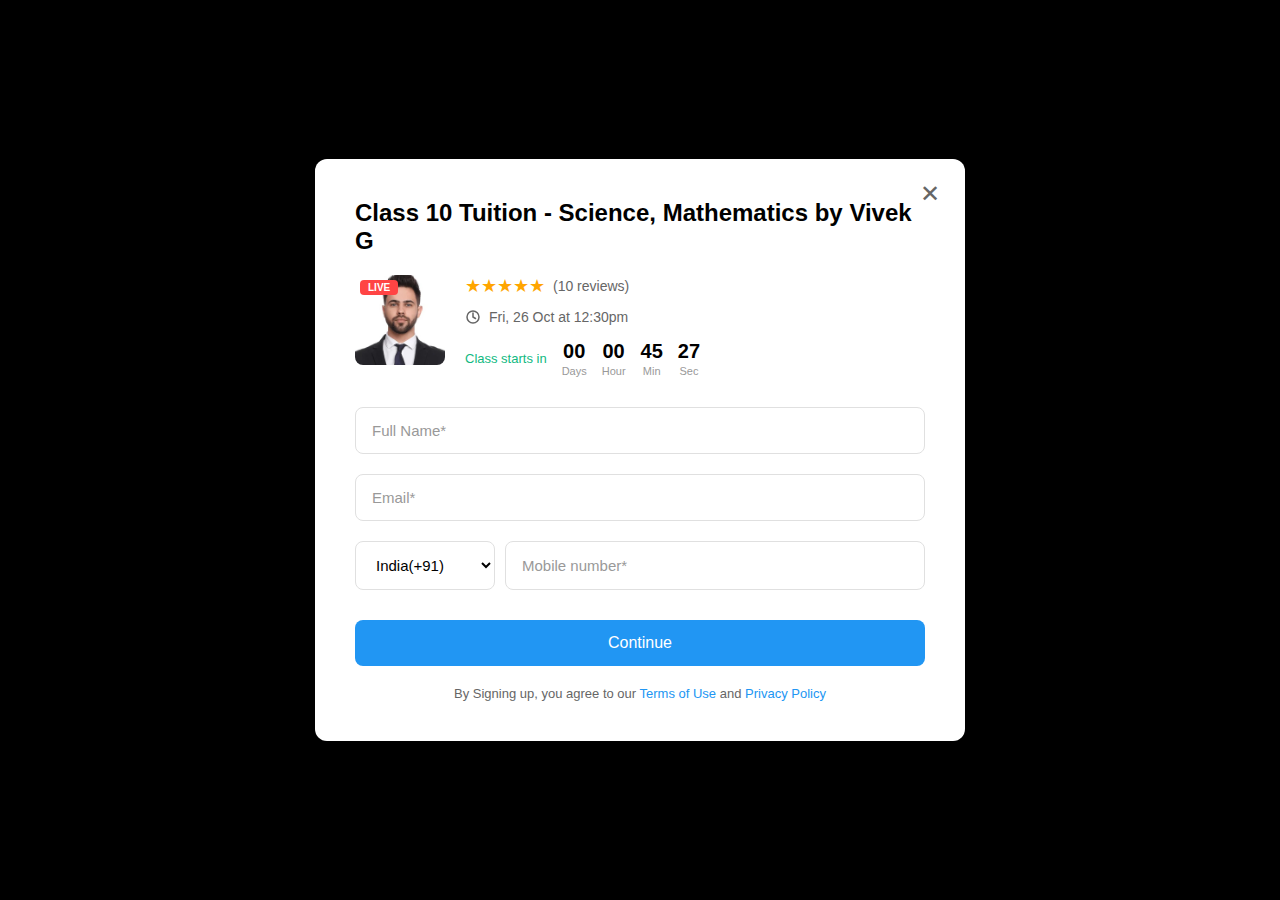
<file: register.html>
<!DOCTYPE html>
<html lang="en">
<head>
    <meta charset="UTF-8">
    <meta name="viewport" content="width=device-width, initial-scale=1.0">
    <title>Class Registration</title>
    <style>
        * {
            margin: 0;
            padding: 0;
            box-sizing: border-box;
        } 

        body {
            font-family: -apple-system, BlinkMacSystemFont, 'Segoe UI', Roboto, Oxygen, Ubuntu, Cantarell, sans-serif;
            background: #000;
            display: flex;
            justify-content: center;
            align-items: center;
            min-height: 100vh;
            padding: 20px;
        }

        .modal {
            background: white;
            border-radius: 12px;
            width: 100%;
            max-width: 650px;
            position: relative;
            box-shadow: 0 20px 60px rgba(0, 0, 0, 0.3);
            padding: 40px;
        }

        .close-btn {
            position: absolute;
            top: 20px;
            right: 20px;
            background: none;
            border: none;
            font-size: 24px;
            cursor: pointer;
            color: #666;
            width: 30px;
            height: 30px;
            display: flex;
            align-items: center;
            justify-content: center;
            transition: color 0.3s;
        }

        .close-btn:hover {
            color: #000;
        }

        .modal-header {
            margin-bottom: 30px;
        }

        .modal-title {
            font-size: 24px;
            font-weight: 600;
            color: #000;
            margin-bottom: 20px;
        }

        .class-info {
            display: flex;
            gap: 20px;
            align-items: flex-start;
        }

        .class-thumbnail {
            width: 90px;
            height: 90px;
            border-radius: 8px;
            object-fit: cover;
            position: relative;
        }

        .live-badge {
            position: absolute;
            top: 5px;
            left: 5px;
            background: #ff4444;
            color: white;
            padding: 2px 8px;
            border-radius: 4px;
            font-size: 10px;
            font-weight: bold;
        }

        .class-details {
            flex: 1;
        }

        .rating {
            display: flex;
            align-items: center;
            gap: 8px;
            margin-bottom: 12px;
        }

        .stars {
            color: #ffa500;
            font-size: 18px;
        }

        .review-count {
            color: #666;
            font-size: 14px;
        }

        .schedule {
            display: flex;
            align-items: center;
            gap: 8px;
            color: #666;
            font-size: 14px;
            margin-bottom: 15px;
        }

        .countdown {
            display: flex;
            gap: 15px;
            align-items: center;
        }

        .countdown-label {
            color: #10b981;
            font-size: 13px;
            font-weight: 500;
        }

        .time-unit {
            text-align: center;
        }

        .time-value {
            font-size: 20px;
            font-weight: 600;
            color: #000;
        }

        .time-label {
            font-size: 11px;
            color: #999;
            margin-top: 2px;
        }

        .form-group {
            margin-bottom: 20px;
        }

        .form-input {
            width: 100%;
            padding: 14px 16px;
            border: 1px solid #e0e0e0;
            border-radius: 8px;
            font-size: 15px;
            transition: border-color 0.3s;
            outline: none;
        }

        .form-input:focus {
            border-color: #2196F3;
        }

        .form-input::placeholder {
            color: #999;
        }

        .required {
            color: #ff4444;
        }

        .phone-group {
            display: flex;
            gap: 10px;
        }

        .country-select {
            width: 140px;
            padding: 14px 16px;
            border: 1px solid #e0e0e0;
            border-radius: 8px;
            font-size: 15px;
            outline: none;
            cursor: pointer;
            background: white;
        }

        .phone-input {
            flex: 1;
        }

        .continue-btn {
            width: 100%;
            padding: 14px;
            background: #2196F3;
            color: white;
            border: none;
            border-radius: 8px;
            font-size: 16px;
            font-weight: 500;
            cursor: pointer;
            transition: background 0.3s;
            margin-top: 10px;
        }

        .continue-btn:hover {
            background: #1976D2;
        }

        .terms {
            text-align: center;
            font-size: 13px;
            color: #666;
            margin-top: 20px;
        }

        .terms a {
            color: #2196F3;
            text-decoration: none;
        }

        .terms a:hover {
            text-decoration: underline;
        }

        @media (max-width: 768px) {
            .modal {
                padding: 30px 20px;
            }

            .modal-title {
                font-size: 20px;
            }

            .class-info {
                flex-direction: column;
            }

            .countdown {
                flex-wrap: wrap;
            }
        }
    </style>
</head>
<body>
    <div class="modal">
        <button class="close-btn">✕</button>
        
        <div class="modal-header">
            <h1 class="modal-title">Class 10 Tuition - Science, Mathematics by Vivek G</h1>
            
            <div class="class-info">
                <div style="position: relative;">
                    <img src="img/t1.jpg" alt="Teacher" class="class-thumbnail">
                    <span class="live-badge">LIVE</span>
                </div>
                
                <div class="class-details">
                    <div class="rating">
                        <span class="stars">★★★★★</span>
                        <span class="review-count">(10 reviews)</span>
                    </div>
                    
                    <div class="schedule">
                        <svg width="16" height="16" viewBox="0 0 16 16" fill="none" xmlns="http://www.w3.org/2000/svg">
                            <path d="M8 14C11.3137 14 14 11.3137 14 8C14 4.68629 11.3137 2 8 2C4.68629 2 2 4.68629 2 8C2 11.3137 4.68629 14 8 14Z" stroke="#666" stroke-width="1.5"/>
                            <path d="M8 4V8L10.5 9.5" stroke="#666" stroke-width="1.5" stroke-linecap="round"/>
                        </svg>
                        <span>Fri, 26 Oct at 12:30pm</span>
                    </div>
                    
                    <div class="countdown">
                        <span class="countdown-label">Class starts in</span>
                        <div class="time-unit">
                            <div class="time-value" id="days">00</div>
                            <div class="time-label">Days</div>
                        </div>
                        <div class="time-unit">
                            <div class="time-value" id="hours">00</div>
                            <div class="time-label">Hour</div>
                        </div>
                        <div class="time-unit">
                            <div class="time-value" id="minutes">45</div>
                            <div class="time-label">Min</div>
                        </div>
                        <div class="time-unit">
                            <div class="time-value" id="seconds">27</div>
                            <div class="time-label">Sec</div>
                        </div>
                    </div>
                </div>
            </div>
        </div>

        <form id="registrationForm">
            <div class="form-group">
                <input type="text" class="form-input" placeholder="Full Name*" required>
            </div>

            <div class="form-group">
                <input type="email" class="form-input" placeholder="Email*" required>
            </div>

            <div class="form-group">
                <div class="phone-group">
                    <select class="country-select">
                        <option value="+91">India(+91)</option>
                        <option value="+1">USA(+1)</option>
                        <option value="+44">UK(+44)</option>
                        <option value="+61">Australia(+61)</option>
                    </select>
                    <input type="tel" class="form-input phone-input" placeholder="Mobile number*" required>
                </div>
            </div>

            <button type="submit" class="continue-btn">Continue</button>

            <div class="terms">
                By Signing up, you agree to our <a href="#">Terms of Use</a> and <a href="#">Privacy Policy</a>
            </div>
        </form>
    </div>

    <script>
        // Countdown Timer
        function updateCountdown() {
            const seconds = document.getElementById('seconds');
            const minutes = document.getElementById('minutes');
            
            let sec = parseInt(seconds.textContent);
            let min = parseInt(minutes.textContent);
            
            if (sec > 0) {
                sec--;
            } else {
                sec = 59;
                if (min > 0) {
                    min--;
                }
            }
            
            seconds.textContent = sec.toString().padStart(2, '0');
            minutes.textContent = min.toString().padStart(2, '0');
        }

        setInterval(updateCountdown, 1000);

        // Close button
        document.querySelector('.close-btn').addEventListener('click', function() {
            alert('Modal would close here');
        });

        // Form submission
        document.getElementById('registrationForm').addEventListener('submit', function(e) {
            e.preventDefault();
            alert('Registration submitted!');
        });
    </script>
</body>
</html>
</file>
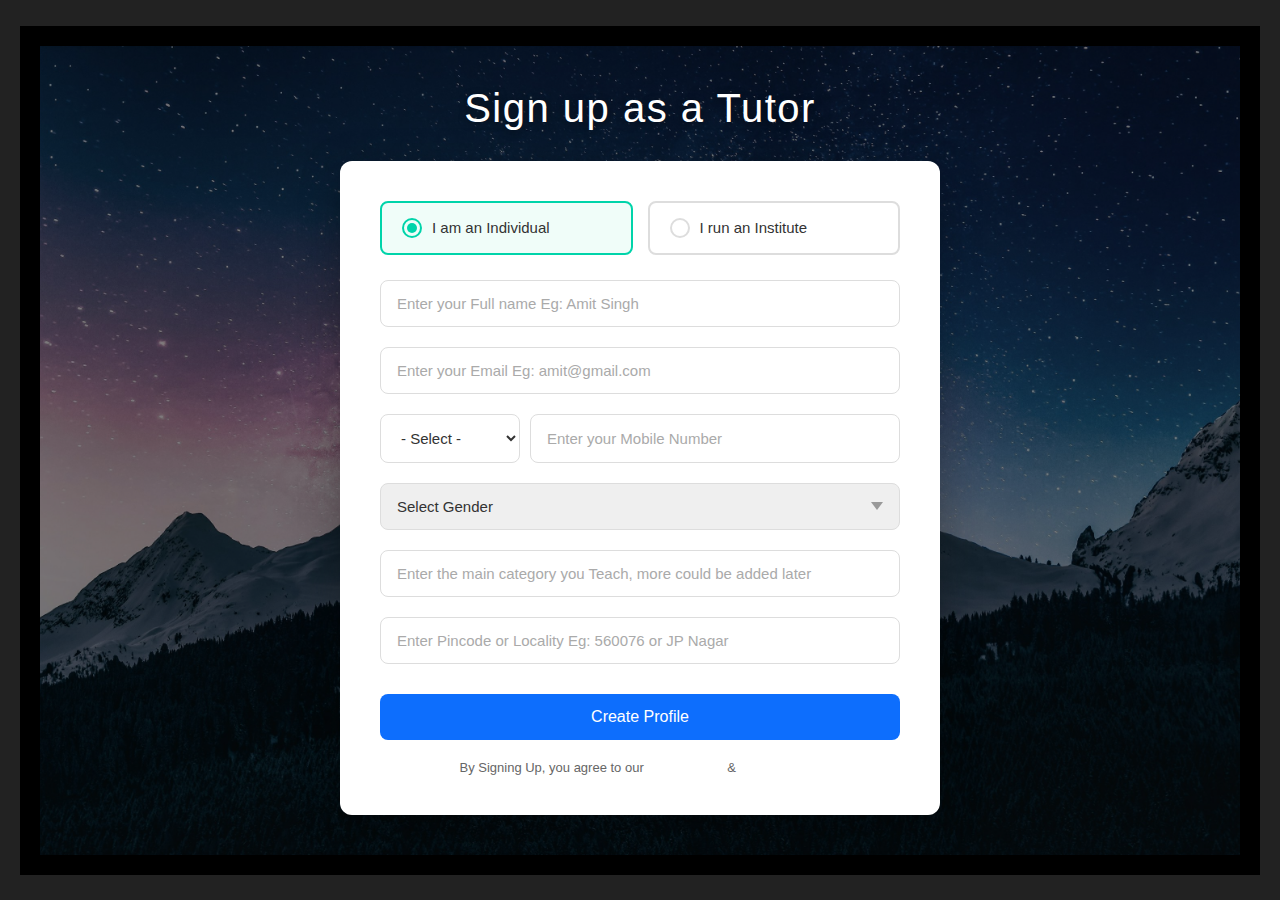
<file: signup.html>
<!DOCTYPE html>
<html lang="en">
<head>
  <meta charset="UTF-8">
  <meta name="viewport" content="width=device-width, initial-scale=1.0">
  <title>Tutor Signup</title>
  <style>
    * {
      margin: 0;
      padding: 0;
      box-sizing: border-box;
    }

    body {
      font-family: 'Segoe UI', Tahoma, Geneva, Verdana, sans-serif;
      background: #222;
      min-height: 100vh;
      display: flex;
      justify-content: center;
      align-items: center;
      padding: 20px;
    }

    .container {
      position: relative;
      width: 100%;
      max-width: 1400px;
      height: auto;
      border: 20px solid black;
      background-color: #222;
      overflow: hidden;
    }

    .background {
      position: absolute;
      top: 0;
      left: 0;
      width: 100%;
      height: 100%;
      object-fit: cover;
      z-index: 1;
    }

    .overlay {
      position: absolute;
      top: 0;
      left: 0;
      width: 100%;
      height: 100%;
      background: rgba(0, 0, 0, 0.5);
      z-index: 2;
    }

    .content {
      position: relative;
      z-index: 3;
      display: flex;
      flex-direction: column;
      align-items: center;
      justify-content: center;
      height: 100%;
      padding: 40px;
    }

    h1 {
      font-size: 2.5rem;
      color: white;
      font-weight: 400;
      letter-spacing: 1.5px;
      text-shadow: 0 2px 8px rgba(0, 0, 0, 0.4);
      margin-bottom: 30px;
      text-align: center;
    }

    .signup-form {
      background: white;
      padding: 40px;
      border-radius: 12px;
      width: 100%;
      max-width: 600px;
      box-shadow: 0 10px 40px rgba(0, 0, 0, 0.3);
    }

    .form-title {
      font-size: 1.8rem;
      color: #333;
      text-align: center;
      margin-bottom: 30px;
      font-weight: 500;
    }

    .radio-group {
      display: flex;
      gap: 15px;
      margin-bottom: 25px;
    }

    .radio-option {
      flex: 1;
      position: relative;
    }

    .radio-option input[type="radio"] {
      position: absolute;
      opacity: 0;
      cursor: pointer;
    }

    .radio-label {
      display: flex;
      align-items: center;
      gap: 10px;
      padding: 15px 20px;
      border: 2px solid #ddd;
      border-radius: 8px;
      cursor: pointer;
      transition: all 0.3s;
      background: white;
    }

    .radio-option input[type="radio"]:checked + .radio-label {
      border-color: #00d4aa;
      background: #f0fdf9;
    }

    .radio-circle {
      width: 20px;
      height: 20px;
      border: 2px solid #ddd;
      border-radius: 50%;
      position: relative;
      transition: all 0.3s;
    }

    .radio-option input[type="radio"]:checked + .radio-label .radio-circle {
      border-color: #00d4aa;
    }

    .radio-option input[type="radio"]:checked + .radio-label .radio-circle::after {
      content: '';
      position: absolute;
      top: 50%;
      left: 50%;
      transform: translate(-50%, -50%);
      width: 10px;
      height: 10px;
      background: #00d4aa;
      border-radius: 50%;
    }

    .radio-text {
      color: #333;
      font-size: 15px;
    }

    .form-group {
      margin-bottom: 20px;
    }

    .form-input {
      width: 100%;
      padding: 14px 16px;
      border: 1px solid #ddd;
      border-radius: 8px;
      font-size: 15px;
      color: #333;
      outline: none;
      transition: border-color 0.3s;
    }

    .form-input:focus {
      border-color: #0d6efd;
    }

    .form-input::placeholder {
      color: #aaa;
    }

    .phone-group {
      display: flex;
      gap: 10px;
    }

    .country-select {
      width: 140px;
      padding: 14px 16px;
      border: 1px solid #ddd;
      border-radius: 8px;
      font-size: 15px;
      outline: none;
      cursor: pointer;
      background: white;
      color: #333;
    }

    .phone-input {
      flex: 1;
    }

    select.form-input {
      cursor: pointer;
      appearance: none;
      background-image: url("data:image/svg+xml,%3Csvg xmlns='http://www.w3.org/2000/svg' width='12' height='8'%3E%3Cpath fill='%23999' d='M0 0l6 8 6-8z'/%3E%3C/svg%3E");
      background-repeat: no-repeat;
      background-position: right 16px center;
      padding-right: 40px;
    }

    .submit-btn {
      width: 100%;
      padding: 14px;
      background: #0d6efd;
      color: white;
      border: none;
      border-radius: 8px;
      font-size: 16px;
      font-weight: 500;
      cursor: pointer;
      transition: background 0.3s;
      margin-top: 10px;
    }

    .submit-btn:hover {
      background: #0b5ed7;
    }

    .terms {
      text-align: center;
      font-size: 13px;
      color: #666;
      margin-top: 20px;
    }

    .terms a {
      color: white;
      text-decoration: none;
    }

    .terms a:hover {
      text-decoration: underline;
    }

    @media (max-width: 768px) {
      .container {
        height: auto;
        border: 10px solid black;
      }

      h1 {
        font-size: 1.8rem;
        margin-bottom: 20px;
      }

      .signup-form {
        padding: 30px 20px;
      }

      .form-title {
        font-size: 1.5rem;
      }

      .radio-group {
        flex-direction: column;
      }

      .phone-group {
        flex-direction: column;
      }

      .country-select {
        width: 100%;
      }
    }
  </style>
</head>
<body>
  <div class="container">
    <img class="background" src="img/background.jpeg" alt="Background">
    <div class="overlay"></div>
    
    <div class="content">
      <h1>Sign up as a Tutor</h1>
      
      <form class="signup-form" id="signupForm">
        <div class="radio-group">
          <div class="radio-option">
            <input type="radio" id="individual" name="tutorType" value="individual" checked>
            <label for="individual" class="radio-label">
              <div class="radio-circle"></div>
              <span class="radio-text">I am an Individual</span>
            </label>
          </div>
          <div class="radio-option">
            <input type="radio" id="institute" name="tutorType" value="institute">
            <label for="institute" class="radio-label">
              <div class="radio-circle"></div>
              <span class="radio-text">I run an Institute</span>
            </label>
          </div>
        </div>

        <div class="form-group">
          <input 
            type="text" 
            class="form-input" 
            placeholder="Enter your Full name Eg: Amit Singh"
            required
          >
        </div>

        <div class="form-group">
          <input 
            type="email" 
            class="form-input" 
            placeholder="Enter your Email Eg: amit@gmail.com"
            required
          >
        </div>

        <div class="form-group">
          <div class="phone-group">
            <select class="country-select">
              <option value="+91">- Select -</option>
              <option value="+91">India (+91)</option>
              <option value="+1">USA (+1)</option>
              <option value="+44">UK (+44)</option>
            </select>
            <input 
              type="tel" 
              class="form-input phone-input" 
              placeholder="Enter your Mobile Number"
              required
            >
          </div>
        </div>

        <div class="form-group">
          <select class="form-input" required>
            <option value="">Select Gender</option>
            <option value="male">Male</option>
            <option value="female">Female</option>
            <option value="other">Other</option>
          </select>
        </div>

        <div class="form-group">
          <input 
            type="text" 
            class="form-input" 
            placeholder="Enter the main category you Teach, more could be added later"
            required
          >
        </div>

        <div class="form-group">
          <input 
            type="text" 
            class="form-input" 
            placeholder="Enter Pincode or Locality Eg: 560076 or JP Nagar"
            required
          >
        </div>

        <button type="submit" class="submit-btn">Create Profile</button>

        <div class="terms">
          By Signing Up, you agree to our <a href="#">Terms of Use</a> & <a href="#">Privacy Policy</a>
        </div>
      </form>
    </div>
  </div>

  <script>
    document.getElementById('signupForm').addEventListener('submit', function(e) {
      e.preventDefault();
      alert('Profile Created Successfully!');
    });
  </script>
</body>
</html>
</file>
<file: style.css>
/* styles.css - Complete Responsive CSS */

/* ============================================
   RESET AND BASE STYLES
   ============================================ */
html, body {
  margin: 0;
  padding: 0;
  width: 100vw;
  max-width: 100vw;
  overflow-x: hidden;
  box-sizing: border-box;
  font-family: 'Segoe UI', Arial, sans-serif;
}

* {
  box-sizing: border-box;
}

/* ============================================
   NAVBAR SECTION
   ============================================ */
.navbar {
  position: fixed;
  top: 0;
  width: 100%;
  background: #fff;
  border-bottom: 1px solid #ebeef0;
  box-shadow: 0 2px 4px rgba(12, 23, 34, 0.04);
  display: flex;
  justify-content: space-between;
  align-items: center;
  padding: 12px 36px;
  z-index: 1000;
  height: 60px;
}

.logosection {
  display: flex;
  align-items: center;
  gap: 12px;
}

.logo {
  width: 200px;
  height: auto;
  max-width: 100%;
}

.brand {
  font-size: 2rem;
  color: #505154;
  font-weight: 400;
  letter-spacing: 0.5px;
}

.tagline {
  font-size: 15px;
  color: #8c8e90;
  display: block;
  line-height: 1.2;
}

.navsection {
  display: flex;
  align-items: center;
  gap: 20px;
}

.signup-btn {
  border: 2px solid #2984ef;
  color: #2984ef;
  background: none;
  padding: 8px 20px;
  border-radius: 8px;
  font-size: 1.2rem;
  text-decoration: none;
  transition: background 0.2s, color 0.2s;
}

.signup-btn:hover {
  background: #e6f1fd;
}

.login-link {
  color: #222;
  font-size: 1.3rem;
  text-decoration: none;
}

/* Sidebar Styles */
.sidebar {
  height: 100%;
  width: 0;
  position: fixed;
  top: 0;
  right: 0;
  background-color: #accfe4;
  overflow-x: hidden;
  padding-top: 60px;
  transition: 0.3s;
  z-index: 2000;
}

.sidebar a {
  padding: 15px 20px;
  text-decoration: none;
  font-size: 1.2rem;
  color: white;
  display: block;
  transition: 0.3s;
}

.sidebar a:hover,
.sidebar a.active {
  background-color: #97ba08;
}

/* Hamburger Menu Icon */
/* Enhanced Hamburger Menu Styles - Add to your style.css */

/* Hamburger Menu Icon */
.hamburger {
  display: none;
  font-size: 2rem;
  cursor: pointer;
  color: #111;
  z-index: 3000;
  background: none;
  border: none;
  padding: 5px 10px;
  transition: transform 0.3s ease;
  position: fixed;
  right: 20px;
  top: 15px;
}

.hamburger:hover {
  transform: scale(1.1);
}

.hamburger:active {
  transform: scale(0.95);
}

/* Sidebar Styles */
.sidebar {
  height: 100%;
  width: 0;
  position: fixed;
  top: 0;
  right: 0;
  background-color: #accfe4;
  overflow-x: hidden;
  padding-top: 60px;
  transition: width 0.3s ease;
  z-index: 2000;
  box-shadow: -2px 0 5px rgba(0, 0, 0, 0.1);
}

.sidebar a {
  padding: 15px 20px;
  text-decoration: none;
  font-size: 1.2rem;
  color: white;
  display: block;
  transition: all 0.3s;
  opacity: 0;
  transform: translateX(20px);
}

/* Show links when sidebar is open */
.sidebar[style*="width: 250px"] a {
  opacity: 1;
  transform: translateX(0);
  transition: opacity 0.3s ease 0.2s, transform 0.3s ease 0.2s, background 0.3s;
}

.sidebar a:hover,
.sidebar a.active {
  background-color: #97ba08;
  padding-left: 25px;
}

/* Mobile responsive */
@media (max-width: 768px) {
  .hamburger {
    display: block;
  }
  
  .navsection {
    display: none;
  }
}

/* Overlay for sidebar (optional - adds a dark overlay behind sidebar) */
.sidebar-overlay {
  display: none;
  position: fixed;
  top: 0;
  left: 0;
  width: 100%;
  height: 100%;
  background: rgba(0, 0, 0, 0.5);
  z-index: 1500;
  opacity: 0;
  transition: opacity 0.3s ease;
}

.sidebar-overlay.active {
  display: block;
  opacity: 1;
}

/* ============================================
   HERO SECTION
   ============================================ */
.hero-section {
  display: flex;
  align-items: center;
  justify-content: space-between;
  min-height: 80vh;
  padding: 80px 5vw 40px;
  background: #e7f2fd;
  width: 100%;
}

.hero-content {
  max-width: 60%;
}

.hero-title {
  color: #333;
  font-size: 2.5rem;
  font-weight: 600;
  margin-bottom: 2.5rem;
}

.search-container {
  display: flex;
  align-items: stretch;
  gap: 0;
  margin-bottom: 2rem;
  max-width: 700px;
}

.search-input-box {
  position: relative;
  flex: 1;
}

.search-input {
  width: 100%;
  padding: 1.15rem 1rem 1.15rem 2.8rem;
  border: none;
  border-radius: 8px 0 0 8px;
  font-size: 1.2rem;
  box-shadow: 0 4px 18px rgba(70, 101, 163, 0.08);
  outline: none;
  background: #fff;
}

.search-input::placeholder {
  color: #a8b6c4;
  font-size: 1.1rem;
}

.search-icon {
  position: absolute;
  top: 50%;
  left: 1rem;
  transform: translateY(-50%);
  color: #6e95c7;
  font-size: 21px;
}

.demo-button {
  background: #0962e8;
  color: #fff;
  border: none;
  border-radius: 0 8px 8px 0;
  padding: 18px 20px;
  font-size: 16px;
  cursor: pointer;
  font-weight: 500;
  box-shadow: 0 4px 18px rgba(70, 101, 163, 0.14);
  transition: background 0.2s;
  white-space: nowrap;
}

.demo-button:hover {
  background: #0552c2;
}
.demo-button a{
  text-decoration: none;
  color: white;
}

.hero-stats {
  margin-top: 2rem;
  font-size: 1.3rem;
  color: #222;
}

.stat-bold {
  font-weight: 600;
  color: #222;
}

.stat-desc {
  font-weight: 400;
  color: #888;
}

.hero-image {
  max-width: 400px;
  width: 35%;
  height: auto;
  border-radius: 16px;
  box-shadow: 0 10px 28px rgba(70, 101, 163, 0.17);
  object-fit: cover;
  clip-path: polygon(0% 15%, 15% 15%, 15% 0%, 85% 0%, 85% 15%, 100% 15%, 100% 85%, 85% 85%, 85% 100%, 15% 100%, 15% 85%, 0% 85%);
}

/* ============================================
   TEACHER SECTION
   ============================================ */
.teacher {
  width: 100%;
  display: flex;
  flex-wrap: wrap;
  min-height: 400px;
  justify-content: center;
  align-items: flex-start;
  position: relative;
  padding: 40px 20px;
  gap: 20px;
}

.headline {
  width: 100%;
  text-align: center;
  margin-top: 20px;
}

.headline p {
  font-size: 1.5rem;
  font-family: Arial, Helvetica, sans-serif;
  margin: 0;
  padding: 20px;
}

.view,
.view2 {
  border: 1px solid rgb(189, 186, 186);
  padding: 20px;
  height: 300px;
  width: 100%;
  max-width: 350px;
  border-radius: 20px;
  position: relative;
}

.t1,
.t2 {
  font-size: 1.12rem;
  display: flex;
  flex-direction: column;
}

.teach1,
.teach2 {
  border: 1px solid rgb(219, 215, 215);
  height: 100px;
  width: 100px;
  margin-bottom: 15px;
}

.t1 p,
.t2 p {
  font-size: 1.5rem;
  margin: 10px 0;
  margin-left: 150px;
  padding: 0;
  top:-140px;
  position: relative;
}

.teach1-btn,
.teach2-btn {
  padding: 1rem 1.5rem;
  border: none;
  border-radius: 20px;
  background-color: #0552c2;
  font-size: 1rem;
  color: white;
  cursor: pointer;
  margin-top:-100px;
  text-decoration: none;
  
}
.teach1-btn a,
.teach2-btn a{
  
    color: white;
    text-decoration: none;
}

.teach1-btn a:hover {
    color: #ddd; /* slightly lighter white on hover */
}
.teach2-btn a:hover {
    color: #ddd; /* slightly lighter white on hover */
}


.review-info,
.review-info2 {
  font-family: 'Poppins', Arial, sans-serif;
  color: #2d2d2d;
  font-size: 1.1rem;
  margin-top: 0px;
  margin-right: 0px;
}

.stars-reviews,
.stars-reviews2{
  display: flex;
  align-items: center;
  margin-bottom: 8px;
  margin-left: 100px;
  padding-left: 10px;
  top:-140px;
  position: relative;
}

.stars,
.stars2 {
  color: #f9ae1b;
  font-size: 1.3rem;
  letter-spacing: 2px;
  margin-right: 10px;

}

.review-count,
.review-count2 {
  color: #484848;
  font-size: 1rem;
}

.calendar-date,
.calendar-date2 {
  display: flex;
  align-items: center;
  color: #484848;
  font-size: 1.05rem;
  margin-left: 80px;
  padding: 0;
  top:-140px;
  left: 20px;
  position: relative;
}

.calendar-icon,
.calendar-icon2 {
  font-size: 1.1rem;
  margin-right: 8px;
}

.viewall {
  border: 1px solid #0552c2;
  border-radius: 10px;
  height: 300px;
  width: 150px;
  display: flex;
  align-items: center;
  justify-content: center;
}

.viewall a {
  text-align: center;
  font-size: 1rem;
  color: rgb(42, 126, 243);
  text-decoration: none;
  padding: 20px;
}

/* ============================================
   EXPLORE CATEGORIES SECTION
   ============================================ */
.flag1 {
  min-height: auto;
  background-color: #cde2fb;
  position: relative;
  padding: 40px 20px;
}

.flag1 > p {
  font-size: 2rem;
  font-family: Arial, Helvetica, sans-serif;
  color: rgb(73, 67, 67);
  margin-bottom: 30px;
  text-align: center;
}

.section-heading {
  font-size: 1.8rem;
  font-family: Arial, Helvetica, sans-serif;
  color: rgb(73, 67, 67);
  margin: 40px 0 30px;
  text-align: left;
  padding: 0 20px;
}

.tuition {
  display: grid;
  grid-template-columns: repeat(4, 1fr);
  gap: 30px;
  margin-bottom: 50px;
  padding: 20px;
}

.tuition-item {
  display: flex;
  flex-direction: column;
  align-items: center;
  text-align: center;
}

.tuition-img {
  width: 300px;
  height: 200px;
  object-fit: cover;
  border: 1px solid #e0e3e7;
  border-radius: 8px;
  margin-bottom: 12px;
}

.tuition-label {
  font-size: 1.2rem;
  color: #333;
  font-weight: 500;
  text-align: center;
}

/* ============================================
   FEATURED PROFILES SECTION - HORIZONTAL SCROLL
   ============================================ */
.pro {
  position: relative;
  width: 100%;
  margin-top: 50px;
  padding: 0 20px;
}

.h {
  font-size: 2rem;
  color: rgb(73, 67, 67);
  margin-bottom: 30px;
  text-align: center;
}

.profile-carousel-container {
  position: relative;
  width: 100%;
  overflow: hidden;
}

.profile-carousel-wrapper {
  display: flex;
  gap: 30px;
  overflow-x: auto;
  overflow-y: hidden;
  scroll-behavior: smooth;
  -webkit-overflow-scrolling: touch;
  padding: 20px 0;
  scrollbar-width: thin;
  scrollbar-color: #d0d0d1 #d8e1f4;
}

.profile-carousel-wrapper::-webkit-scrollbar {
  height: 8px;
}

.profile-carousel-wrapper::-webkit-scrollbar-track {
  background: #e5e7eb;
  border-radius: 10px;
}

.profile-carousel-wrapper::-webkit-scrollbar-thumb {
  background: #1765d6;
  border-radius: 10px;
}

.profile-carousel-wrapper::-webkit-scrollbar-thumb:hover {
  background: #0552c2;
}

.pro1 {
  min-width: 280px;
  max-width: 280px;
  flex-shrink: 0;
  border: 1px solid rgb(242, 241, 241);
  background-color: white;
  padding: 20px;
  border-radius: 8px;
  box-shadow: 0 2px 8px rgba(0, 0, 0, 0.1);
  transition: transform 0.3s, box-shadow 0.3s;
}

.pro1:hover {
  transform: translateY(-5px);
  box-shadow: 0 4px 16px rgba(0, 0, 0, 0.15);
}

.fp1 {
  height: 200px;
  width: 200px;
  display: block;
  margin: 0 auto 15px;
  object-fit: cover;
  border: 1px solid rgb(226, 224, 224);
  border-radius: 4px;
}

.pro1 p {
  font-size: 1.2rem;
  width: 100%;
  text-align: center;
  margin: 10px 0;
}

.stars-reviews3 {
  display: flex;
  align-items: center;
  justify-content: center;
  margin-top: 15px;
}

.stars4 {
  color: #f9ae1b;
  font-size: 1.3rem;
  letter-spacing: 2px;
  margin-right: 8px;
}

.review-count4 {
  color: #484848;
  font-size: 1rem;
}

/* Navigation arrows - hidden on desktop */
.profile-nav {
  display: none;
}

/* ============================================
   HOW IT WORKS SECTION
   ============================================ */
.how {
  min-height: 400px;
  padding: 50px 20px;
   background-color: white;
   width: auto;
   margin-right: 15px;
   margin-top: 20px;
}

.howp {
  font-size: 2rem;
  font-family: Georgia, 'Times New Roman', Times, serif;
  color: gray;
  text-align: center;
  margin-bottom: 40px;
}

.step-progress {
  display: flex;
  align-items: center;
  width: 60%;
  max-width: 600px;
  margin: 40px auto;
  justify-content: space-between;
}

.step {
  background: #d5d6d7;
  color: white;
  font-weight: 500;
  font-size: 1.2rem;
  border-radius: 50%;
  width: 40px;
  height: 40px;
  display: flex;
  align-items: center;
  justify-content: center;
  z-index: 2;
  flex-shrink: 0;
}

.step-line {
  flex: 1;
  height: 2px;
  background: #c9c9cb;
  margin: 0 12px;
  z-index: 1;
  border-radius: 2px;
  
}

.demo {
  display: flex;
  flex-wrap: wrap;
  gap: 40px;
  padding: 40px 20px;
  justify-content: center;
 
  align-items: flex-start;
}

.demo-group {
  display: flex;
  flex-direction: column;
  align-items: center;
  max-width: 300px;
  margin-left: 20px;
}

.de {
  clip-path: circle(50% at 50% 50%);
  height: 120px;
  width: 120px;
  margin-bottom: 12px;
  object-fit: cover;
}

.de1 p {
  font-size: 1.5rem;
  margin: 0 0 8px 0;
  padding: 6px;
  text-align: center;
}

.de2 p {
  font-size: 1rem;
  margin: 0;
  color: #888;
  padding: 6px;
  text-align: center;
}

.teach4-btn {
  display: block;
  margin: 40px auto;
  padding: 1rem 1.5rem;
  border: none;
  border-radius: 20px;
  background-color: #1e68d6;
  font-size: 1rem;
  color: white;
  cursor: pointer;
}
.teach4-btn a{
  text-decoration: none;
  color: white;
}

/* ============================================
   REVIEWS SECTION
   ============================================ */
.review {
   background-color: #cde2fb;
  padding: 50px 20px 80px;
  min-height: auto;
}

.review > p {
  max-width: 600px;
  margin: 0 auto 40px;
  color: #111;
  font-family: Cambria, Cochin, Georgia, Times, 'Times New Roman', serif;
  font-size: 1.6rem;
  text-align: center;
}

.review-card-container {
   display: flex;
  flex-wrap: wrap;
  gap: 32px;
  justify-content: center;
  align-items: flex-start;
  padding: 24px 0;
}

.review-card {
  background: #fff;
  border-radius: 12px;
  box-shadow: 0 2px 12px rgba(30, 80, 180, 0.08);
  width: 100%;
  max-width: 350px;
  padding: 28px 32px 32px 32px;
  display: flex;
  flex-direction: column;
  gap: 10px;
}

.review-header {
  display: flex;
  align-items: center;
  gap: 16px;
}

.review-avatar {
  width: 58px;
  height: 58px;
  border-radius: 50%;
  object-fit: cover;
  border: 2px solid #eaf1f9;
  flex-shrink: 0;
}

.review-header-info {
  display: flex;
  flex-direction: column;
}

.review-name {
  font-size: 1.3rem;
  font-weight: 600;
  color: #2f4253;
  margin-bottom: 2px;
}

.review-stars {
  color: #ffb400;
  letter-spacing: 2px;
  font-size: 1.15rem;
  margin-bottom: 1px;
}

.review-byline {
  color: #8c97b7;
  font-size: 1rem;
  margin-bottom: 6px;
}

.review-text {
  margin-top: 5px;
  color: #363957;
  font-size: 1.08rem;
  line-height: 1.7;
  margin-bottom: 10px;
}

.review-more {
  color: #222844;
  font-weight: bold;
  font-size: 1.1rem;
  cursor: pointer;
  text-decoration: none;
}

/* ============================================
   APP DOWNLOAD SECTION
   ============================================ */
.down,
.down1 {
  max-width: 600px;
  margin: 40px auto 20px;
  text-align: center;
  padding: 0 20px;
}

.down {
  font-family: Cambria, Cochin, Georgia, Times, 'Times New Roman', serif;
  font-size: 1.6rem;
}

.down1 {
  color: #63676c;
  font-family: Cambria, Cochin, Georgia, Times, 'Times New Roman', serif;
  font-size: 1.2rem;
}

.play,
.apple {
  width: 150px;
  margin: 20px auto;
  display: block;
}

.play img,
.apple img {
  width: 100%;
  height: auto;
}

/* ============================================
   BUBBLE GROUP SECTION
   ============================================ */
.bubble-group {
  position: relative;
  width: 320px;
  height: 330px;
  margin: 80px auto 40px;
  z-index: 100;
  display: flex;
  align-items: center;
  justify-content: center;
}

.bubble {
  position: absolute;
  border-radius: 50%;
  overflow: hidden;
  border: 4px solid #fff;
  box-shadow: 0 2px 10px rgba(80, 120, 160, 0.1);
  background: #f5f8fc;
}

.bubble img {
  width: 100%;
  height: 100%;
  object-fit: cover;
  display: block;
}

.bubble.center {
  width: 150px;
  height: 150px;
  left: 85px;
  top: 85px;
}

.bubble.b1 {
  width: 100px;
  height: 100px;
  left: 210px;
  top: 5px;
}

.bubble.b2 {
  width: 100px;
  height: 100px;
  left: 5px;
  top: 210px;
}

.bubble.b3 {
  width: 60px;
  height: 60px;
  left: 12px;
  top: 12px;
}

.bubble.b4 {
  width: 60px;
  height: 60px;
  left: 240px;
  top: 240px;
}

.bubble.b5 {
  width: 66px;
  height: 66px;
  left: -18px;
  top: 123px;
}

.bubble.b6 {
  width: 60px;
  height: 60px;
  left: 264px;
  top: 142px;
}

/* ============================================
   LOOKING TO TEACH SECTION
   ============================================ */
.look {
  max-width: 600px;
  margin: 40px auto 20px;
  text-align: center;
  color: #111;
  font-family: Cambria, Cochin, Georgia, Times, 'Times New Roman', serif;
  font-size: 1.9rem;
  padding: 0 20px;
}

.j {
  max-width: 700px;
  margin: 20px auto;
  text-align: center;
  color: rgb(110, 108, 108);
  padding: 0 20px;
}

.teach5-btn {
  display: block;
  margin: 40px auto;
  padding: 1rem 1.5rem;
  border: none;
  border-radius: 20px;
  background-color: #1e68d6;
  font-size: 1rem;
  color: white;
  cursor: pointer;
}
.teach5-btn a{
  text-decoration: none;
  color: white;
}
.find {
  max-width: 600px;
  margin: 40px auto;
  text-align: center;
  color: #111;
  font-family: Cambria, Cochin, Georgia, Times, 'Times New Roman', serif;
  font-size: 1.9rem;
  padding: 0 20px;
}

/* ============================================
   MEGA NAVBAR SECTION
   ============================================ */
.mega-navbar-bg {
  background: #f6f7f8;
  width: 100%;
  padding: 20px 0;
  display: flex;
  justify-content: center;
}

.mega-navbar {
  background: #fff;
  width: 90%;
  max-width: 1420px;
  margin: 0 auto;
  border-radius: 4px;
  border: 1px solid #e5e7eb;
  box-shadow: 0 3px 28px rgba(66, 96, 154, 0.06);
  font-family: 'Segoe UI', Arial, sans-serif;
}

.mega-nav-tabs {
  display: flex;
  flex-wrap: wrap;
  border-bottom: 2px solid #e5e7eb;
}

.mega-nav-tab {
  flex: 1 1 auto;
  min-width: 120px;
  padding: 18px 10px;
  text-align: center;
  font-size: 1.1rem;
  color: #4d4d4d;
  cursor: pointer;
  background: #f8f8f8;
  border-right: 1px solid #e5e7eb;
  transition: background 0.16s;
}

.mega-nav-tab:last-child {
  border-right: none;
}

.mega-nav-tab.active,
.mega-nav-tab:hover {
  color: #1765d6;
  background: #fff;
  font-weight: 500;
  border-bottom: 2px solid #1765d6;
}

.mega-drop-group {
  width: 100%;
}

.mega-drop {
  width: 100%;
  display: none;
  flex-wrap: wrap;
  justify-content: stretch;
  align-items: flex-start;
  padding: 36px 30px;
  gap: 40px;
  border-bottom-left-radius: 7px;
  border-bottom-right-radius: 7px;
}

.mega-drop:first-child {
  display: flex;
}

.mega-col {
  flex: 1 1 200px;
  min-width: 190px;
  border-right: 1px solid #e5e7eb;
  padding-right: 20px;
  margin-bottom: 20px;
}

.mega-col:last-child {
  border-right: none;
  padding-right: 0;
}

.mega-col-title {
  font-weight: 600;
  font-size: 1.25rem;
  color: #222;
  margin-bottom: 18px;
}

.mega-col > div {
  font-size: 1.09rem;
  color: #7c7f81;
  margin-bottom: 14px;
  cursor: pointer;
  transition: color 0.13s;
  font-weight: 400;
}

.mega-col > div:hover {
  color: #1765d6;
}

.new-flag {
  color: #ff4444;
  font-size: 0.98rem;
  margin-left: 7px;
  font-weight: 500;
}

/* ============================================
   COMPANY LOGOS SECTION
   ============================================ */
.company {
  min-height: 300px;
  padding: 40px 20px;
  display: flex;
  flex-wrap: wrap;
  justify-content: center;
  gap: 30px;
  mix-blend-mode: multiply;
}

.comp {
  width: 200px;
  height: 200px;
  object-fit: contain;
}

/* ============================================
   FOOTER SECTION
   ============================================ */
.rural-pro-footer {
  background: #e3f2fd;
  padding: 36px 20px 16px;
  font-family: 'Segoe UI', Arial, sans-serif;
  color: #222;
  font-size: 15px;
}

.footer-content {
  max-width: 1000px;
  margin: auto;
}

.footer-top {
  display: flex;
  flex-wrap: wrap;
  align-items: center;
  justify-content: space-between;
  gap: 20px;
  margin-bottom: 20px;
}

.footer-logo {
  height: 76px;
  max-width: 200px;
  mix-blend-mode: multiply;
}

.footer-social {
  display: flex;
  align-items: center;
  gap: 24px;
}

.footer-social a {
  text-decoration: none;
}

.footer-social svg {
  width: 48px;
  height: 48px;
  fill: #111;
  display: block;
}

.footer-social a:hover svg {
  fill: #1765d6;
  transition: fill 0.2s;
}

.footer-links,
.footer-cities,
.footer-countries {
  margin: 14px 0;
  display: flex;
  flex-wrap: wrap;
  gap: 8px;
  align-items: center;
}

.footer-links a {
  color: #1769aa;
  text-decoration: none;
}

.footer-description {
  margin: 14px 0 6px 0;
  line-height: 1.6;
  color: #222;
}

.footer-description a {
  color: #1769aa;
  text-decoration: none;
}

.footer-bottom {
  color: #888;
  font-size: 13px;
  margin-top: 10px;
}

/* ============================================
   MOBILE RESPONSIVE STYLES - TABLET
   ============================================ */
@media (max-width:800px){
    .navbar {
    padding: 12px 15px;
    height: auto;
  }

  .logosection {
    flex-direction: column;
    align-items: flex-start;
    gap: 5px;
  }

  .logo {
    width: 150px;
  }

  .tagline {
    font-size: 12px;
  }

  .navsection {
    display: none;
  }

  .hamburger {
    display: block;
    position: fixed;
    right: 15px;
    top: 15px;
  }

  .hero-section {
    flex-direction: column;
    padding: 100px 20px 40px;
    text-align: center;
  }

  .hero-content {
    max-width: 100%;
  }

  .hero-title {
    font-size: 1.8rem;
  }

  .search-container {
    flex-direction: column;
    max-width: 100%;
  }

  .search-input {
    border-radius: 8px;
    margin-bottom: 10px;
  }

  .demo-button {
    border-radius: 8px;
    width: 100%;
  }

  .hero-stats {
    font-size: 1rem;
  }

  .hero-image {
    width: 80%;
    max-width: 300px;
    margin-top: 30px;
  }

  .teacher {
    padding: 20px 10px;
  }

  .view,
  .view2,
  .view3 {
    max-width: 100%;
  }

  .viewall {
    width: 100%;
    max-width: 300px;
    height: auto;
    padding: 20px;
  }

  .flag1 {
    padding: 30px 15px;
  }

  .flag1 > p {
    font-size: 1.5rem;
  }

  .section-heading {
    font-size: 1.5rem;
    margin: 30px 0 20px;
    padding: 0 10px;
  }

  .tuition {
    display: flex;
    grid-template-columns: none;
    gap: 20px;
    margin-bottom: 40px;
    padding: 15px 10px;
    overflow-x: auto;
    overflow-y: hidden;
    scroll-behavior: smooth;
    -webkit-overflow-scrolling: touch;
    scrollbar-width: 0px;
    scrollbar-color: #c3daf9 #dbe6fd;
  }

  .tuition::-webkit-scrollbar {
    height: 6px;
  }

  .tuition::-webkit-scrollbar-track {
    background: #e5e7eb;
    border-radius: 10px;
  }

  .tuition::-webkit-scrollbar-thumb {
    background: #1765d6;
    border-radius: 10px;
  }

  .tuition::-webkit-scrollbar-thumb:hover {
    background: #0552c2;
  }

  .tuition-item {
    min-width: 200px;
    flex-shrink: 0;
  }

  .tuition-img {
    height: 150px;
  }

  .tuition-label {
    font-size: 1rem;
  }

  .pro1 {
    width: 100%;
    max-width: 280px;
    display: block;
    margin: 10px auto;
  }

  .step-progress {
    width: 90%;
  }

  .step {
    width: 35px;
    height: 35px;
    font-size: 1rem;
  }

  .demo {
    gap: 30px;
  }

  .demo-group {
    width: 100%;
  }

  .de1 p {
    font-size: 1.3rem;
  }

  .review {
    padding: 40px 15px;
  }

  .review > p {
    font-size: 1.4rem;
  }

  .review-card {
    max-width: 100%;
  }

  .bubble-group {
    width: 90vw;
    max-width: 320px;
    height: 280px;
  }

  .bubble.center {
    width: 100px;
    height: 100px;
    left: calc(50% - 50px);
    top: calc(50% - 50px);
  }

  .bubble.b1 {
    width: 70px;
    height: 70px;
    left: calc(75% - 35px);
    top: 10px;
  }

  .bubble.b2 {
    width: 70px;
    height: 70px;
    left: calc(25% - 35px);
    top: calc(100% - 80px);
  }

  .bubble.b3 {
    width: 45px;
    height: 45px;
    left: calc(20% - 22px);
    top: 15px;
  }

  .bubble.b4 {
    width: 45px;
    height: 45px;
    left: calc(80% - 22px);
    top: calc(100% - 60px);
  }

  .bubble.b5 {
    width: 50px;
    height: 50px;
    left: 5px;
    top: calc(50% - 25px);
  }

  .bubble.b6 {
    width: 45px;
    height: 45px;
    left: calc(100% - 50px);
    top: calc(50% - 22px);
  }

  .look,
  .find {
    font-size: 1.5rem;
  }

  .j {
    font-size: 1rem;
  }

  .mega-navbar {
    width: 100%;
    border-radius: 0;
  }

  .mega-nav-tab {
    font-size: 0.9rem;
    padding: 12px 5px;
    min-width: 80px;
  }

  .mega-drop {
    flex-direction: column;
    gap: 20px;
    padding: 20px 15px;
  }

  .mega-col {
    border: none;
    padding-right: 0;
    width: 100%;
  }

  .company {
    padding: 20px 10px;
  }

  .comp {
    width: 150px;
    height: 150px;
  }

  .footer-top {
    flex-direction: column;
    align-items: flex-start;
  }

  .footer-logo {
    height: 60px;
  }

  .footer-social {
    width: 100%;
    justify-content: center;
  }

  .footer-social svg {
    width: 40px;
    height: 40px;
  }
}

/* ============================================
   MOBILE RESPONSIVE STYLES - SMALL PHONES
   ============================================ */
@media (max-width: 480px) {
  .hero-title {
    font-size: 1.5rem;
    margin-bottom: 1.5rem;
  }

  .search-input {
    font-size: 1rem;
    padding: 1rem 1rem 1rem 2.5rem;
  }

  .demo-button {
    font-size: 14px;
    padding: 15px;
  }

  .hero-stats {
    font-size: 0.9rem;
  }

  .tuition {
    gap: 20px;
  }

  .tuition-item {
    min-width: 180px;
  }

  .tuition-img {
    height: 180px;
  }

  .flag1 > p {
    font-size: 1.3rem;
  }

  .section-heading {
    font-size: 1.3rem;
  }

  .howp {
    font-size: 1.5rem;
  }

  .down,
  .look,
  .find {
    font-size: 1.3rem;
  }

  .down1,
  .j {
    font-size: 0.9rem;
  }

  .mega-nav-tab {
    font-size: 0.8rem;
    padding: 10px 3px;
  }
}
/* Mobile horizontal scroll for reviews */
@media (max-width: 768px) {
  .review-card-container {
    flex-wrap: nowrap;
    justify-content: flex-start;
    overflow-x: auto;
    overflow-y: hidden;
    scroll-behavior: smooth;
    -webkit-overflow-scrolling: touch;
    scrollbar-width: 150px;
    scrollbar-color: #1765d6 #e5e7eb;
    padding: 24px 15px;
    gap: 20px;
  }

  .review-card-container::-webkit-scrollbar {
    height: 6px;
  }

  .review-card-container::-webkit-scrollbar-track {
    background: #e5e7eb;
    border-radius: 10px;
  }

  .review-card-container::-webkit-scrollbar-thumb {
    background: #1765d6;
    border-radius: 10px;
  }

  .review-card-container::-webkit-scrollbar-thumb:hover {
    background: #0552c2;
  }
}

/* ============================================
   END OF CSS
   ===========================
</file>
